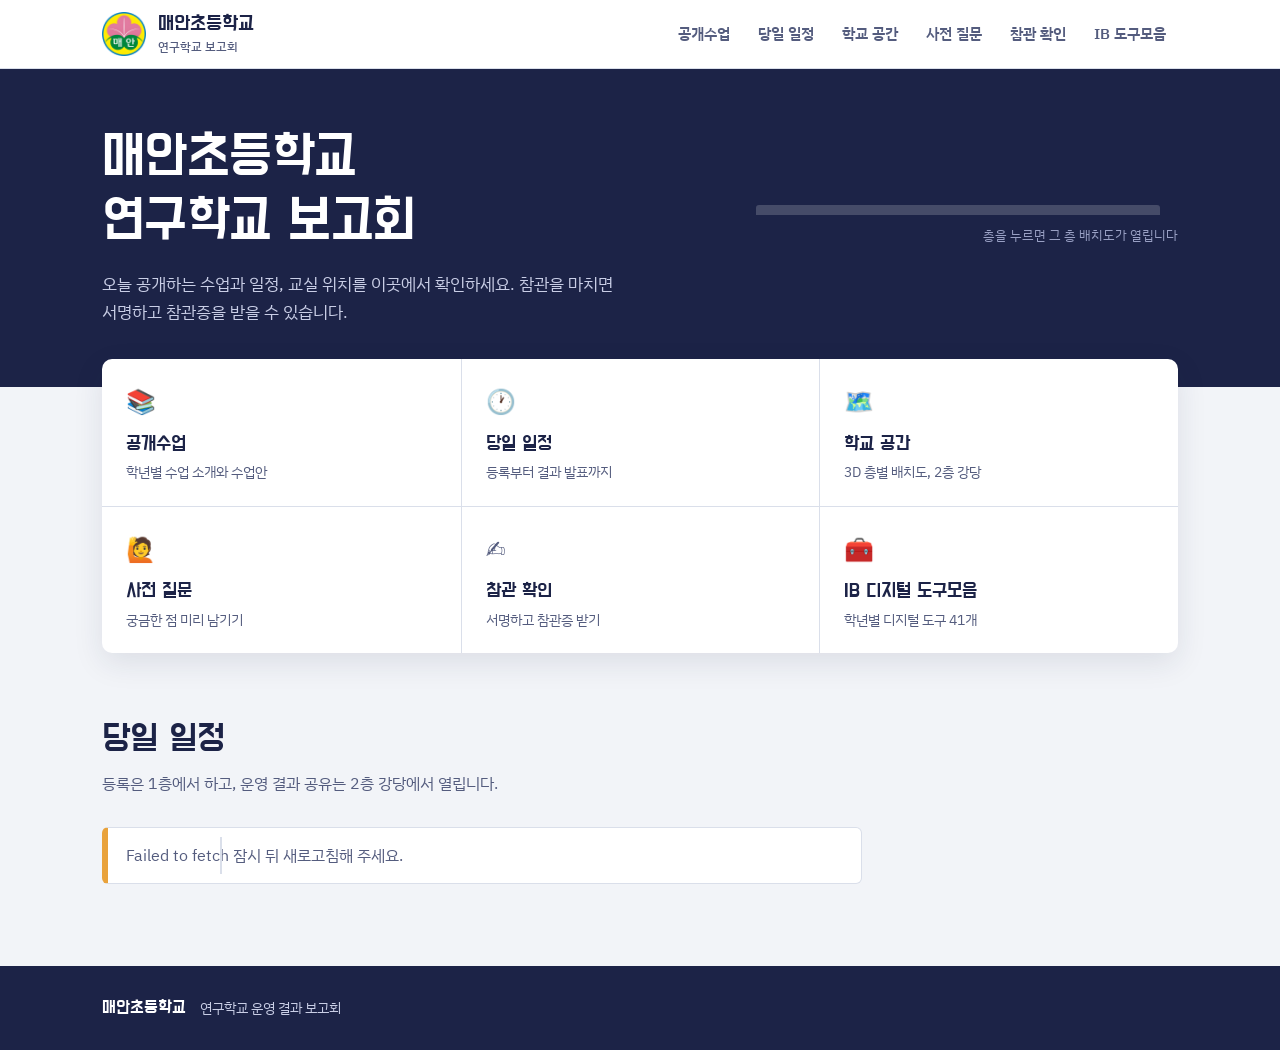
<file: index.html>
<!DOCTYPE html>
<html lang="ko">
<head>
<meta charset="utf-8">
<meta name="viewport" content="width=device-width, initial-scale=1">
<title>매안초등학교 연구학교 보고회</title>
<meta name="description" content="매안초등학교 연구학교 보고회 참관 안내: 공개수업, 당일 일정, 학교 공간, 참관 확인">
<link rel="stylesheet" href="assets/style.css?v=20261111b">
<script src="assets/config.js?v=20261111b"></script>
<script src="assets/common.js?v=20261111b"></script>
</head>
<body class="page-index">

<section class="hero">
  <div class="wrap hero-in">
    <div>
      <h1 id="heroTitle">매안초등학교<br>연구학교 보고회</h1>
      <p class="lead" id="heroSub">오늘 공개하는 수업과 일정, 교실 위치를 이곳에서 확인하세요. 참관을 마치면 서명하고 참관증을 받을 수 있습니다.</p>
      <div class="when" id="heroBadges" hidden></div>
    </div>
    <div>
      <nav class="building" id="building" aria-label="층별 안내"><div class="roof"></div></nav>
      <p class="building-cap">층을 누르면 그 층 배치도가 열립니다</p>
    </div>
  </div>
</section>

<nav class="posts" aria-label="참관 안내 바로가기">
  <div class="wrap"><div class="posts-in">
    <a class="post" href="classes.html"><span class="ic" aria-hidden="true">📚</span><b>공개수업</b><span id="postClasses">학년별 수업 소개와 수업안</span></a>
    <a class="post" href="#schedule"><span class="ic" aria-hidden="true">🕐</span><b>당일 일정</b><span>등록부터 결과 발표까지</span></a>
    <a class="post" href="campus.html"><span class="ic" aria-hidden="true">🗺️</span><b>학교 공간</b><span>3D 층별 배치도, 2층 강당</span></a>
    <a class="post" href="questions.html"><span class="ic" aria-hidden="true">🙋</span><b>사전 질문</b><span>궁금한 점 미리 남기기</span></a>
    <a class="post" id="postCheckin" href="checkin.html"><span class="ic" aria-hidden="true">✍️</span><b>참관 확인</b><span>서명하고 참관증 받기</span></a>
    <a class="post" id="postTools" href="tools.html"><span class="ic" aria-hidden="true">🧰</span><b>IB 디지털 도구모음</b><span>학년별 디지털 도구 41개</span></a>
  </div></div>
</nav>

<section class="sec" id="tasks" hidden style="padding-bottom:0">
  <div class="wrap">
    <h2 class="sec-title">연구 과제</h2>
    <p class="sec-lead" id="tasksLead"></p>
    <div class="tasks" id="taskList"></div>
  </div>
</section>

<section class="sec" id="library" hidden style="background:#fff">
  <div class="wrap">
    <h2 class="sec-title">자료실</h2>
    <p class="sec-lead">연구보고서 등 자료를 열어 보거나 내려받을 수 있습니다.</p>
    <div class="files" id="fileList"></div>
  </div>
</section>

<section class="sec" id="schedule">
  <div class="wrap">
    <h2 class="sec-title">당일 일정</h2>
    <p class="sec-lead" id="schLead">등록은 1층에서 하고, 운영 결과 공유는 2층 강당에서 열립니다.</p>
    <ol class="timeline" id="timeline"><li class="muted">불러오는 중…</li></ol>
    <p class="sch-note" id="schNote"></p>
  </div>
</section>


<script>
const { CFG, esc } = Maean;
Maean.renderChrome("index.html");

Maean.loadContent().then(({ classes, schedule, files }) => {
  if (CFG.RESEARCH_TOPIC) document.getElementById("heroTitle").textContent = CFG.RESEARCH_TOPIC;
  if (CFG.RESEARCH_SUB) document.getElementById("heroSub").textContent = CFG.RESEARCH_SUB;
  const badges = [CFG.EVENT_DATE_LABEL, ...(CFG.HERO_BADGES || [])].filter(Boolean);
  if (badges.length){ const b = document.getElementById("heroBadges"); b.hidden = false; b.innerHTML = badges.map(t => `<span>${esc(t)}</span>`).join(""); }

  /* 연구 과제 (편집 페이지 '사이트 설정'에서 입력: 과제마다 빈 줄로 구분, 첫 줄이 제목) */
  const tasks = String(CFG.RESEARCH_TASKS || "").split(/\n\s*\n/).map(b => b.split("\n").map(x => x.trim()).filter(Boolean)).filter(b => b.length);
  if (tasks.length){
    document.getElementById("tasks").hidden = false;
    document.getElementById("tasksLead").textContent = CFG.RESEARCH_TOPIC ? `연구 주제: ${CFG.RESEARCH_TOPIC}` : "";
    const fc = [3, 2, 5, 4, 1];
    document.getElementById("taskList").innerHTML = tasks.map((t, i) => `<article class="task" data-floor="${fc[i % 5]}"><span class="no">연구과제 ${i + 1}</span>
      <h3>${esc(t[0])}</h3><ul>${t.slice(1).map(x => `<li>${esc(x.replace(/^[-·•]\s*/, ""))}</li>`).join("")}</ul></article>`).join("");
  }

  /* 건물 단면: 5층부터 1층까지 */
  const open = classes.filter(c => c.open !== false);
  const bld = document.getElementById("building");
  for (let f = 5; f >= 1; f--){
    const here = open.filter(c => c.floor == f);
    /* 그 층의 공개수업 교실 번호: 같은 학년에서 이어지는 반은 1-1~1-7처럼 묶어 표시 */
    const label = [...new Set(here.map(c => c.grade))].sort().map(g => {
      const ns = here.filter(c => c.grade === g).map(c => +c.cls).sort((x, y) => x - y), out = [];
      for (let i = 0; i < ns.length; i++){ let j = i; while (j + 1 < ns.length && ns[j + 1] === ns[j] + 1) j++;
        out.push(j - i >= 2 ? `${g}-${ns[i]}~${g}-${ns[j]}` : ns.slice(i, j + 1).map(n => `${g}-${n}`).join(", ")); i = j; }
      return out.join(", ");
    }).join(", ");
    bld.insertAdjacentHTML("beforeend", `<a class="floor" data-floor="${f}" href="campus.html#f${f}">
      <span class="no">${f}F</span><span class="what">${label ? `<b>${label}</b><span>${esc(Maean.FLOOR_EXTRA[f] || "")}</span>` : `<b>${esc(Maean.FLOOR_EXTRA[f] || "")}</b>`}</span></a>`);
  }
  if (open.length) document.getElementById("postClasses").textContent = `${open.length}개 학급 수업 소개와 수업안`;

  /* 참관 확인 */
  const pc = document.getElementById("postCheckin");
  if (Maean.checkinOpen()) pc.insertAdjacentHTML("beforeend", `<span class="live">지금 열림</span>`);
  else { pc.classList.add("locked"); pc.removeAttribute("href"); pc.setAttribute("aria-disabled", "true"); pc.querySelector("span:not(.ic)").textContent = "보고회 당일에 열립니다"; }

  /* 일정 */
  const tl = document.getElementById("timeline");
  tl.innerHTML = schedule.length ? schedule.map(r => `<li>
      <span class="t">${esc(r.start)}${r.end ? `<small>~ ${esc(r.end)}</small>` : ""}</span><span class="dot" aria-hidden="true"></span>
      <span class="w"><b>${esc(r.what)}</b><span>${esc(r.where)}</span></span></li>`).join("")
    : `<li class="muted">일정은 추후 안내합니다.</li>`;
  document.getElementById("schNote").textContent = schedule.length ? (CFG.SCHEDULE_NOTE || "") : "";

  /* 자료실 */
  if (files.length){
    document.getElementById("library").hidden = false;
    document.getElementById("fileList").innerHTML = files.map(f => {
      const isLink = /^https?:/i.test(f.file);
      const ext = isLink ? "링크" : ((f.name || f.file).split(".").pop() || "").toUpperCase().slice(0, 4);
      const view = Maean.isViewable(f.file);
      return `<a href="${esc(view ? Maean.viewUrl(f.file, f.name || f.title + ".pdf") : Maean.fileUrl(f.file))}"${view ? "" : ' target="_blank" rel="noopener"'}><span class="ext">${esc(ext)}</span>
        <span><b>${esc(f.title)}</b><small>${esc([f.group, f.desc].filter(Boolean).join(", "))}</small></span><span class="go">열기</span></a>`;
    }).join("");
  }
  boothPopup();
}).catch(e => Maean.loadError(document.getElementById("timeline"), e));

/* ---------- 강당 UOI 부스 안내 팝업 ----------
   · 첫 화면에서만  · 하루에 한 번 (닫으면 그날은 다시 안 뜨고, 다음 날 처음 들어올 때 다시 뜸)
   · 보고회 날(EVENT_DATE) 14:00(한국 시간)이 지나면 자동으로 안 뜸          */
function boothPopup(){
  const SEEN = "maean-booth-popup-seen", END_TIME = "14:00";
  const today = Maean.kstToday();                       // 한국 시간 기준 날짜
  try { if (localStorage.getItem(SEEN) === today) return; } catch(e){}
  if (CFG.EVENT_DATE){
    const end = new Date(`${CFG.EVENT_DATE}T${END_TIME}:00+09:00`);
    if (!isNaN(end) && Date.now() >= end.getTime()) return;
  }
  const wrap = document.createElement("div");
  wrap.className = "scrim booth-pop";
  wrap.innerHTML = `<div class="sheet" data-floor="2" role="dialog" aria-modal="true" aria-labelledby="boothTitle">
      <div class="sheet-head"><span class="plate">UOI</span><span class="sheet-tag"><span>탐구 단원 부스</span></span><button class="x" type="button" data-close aria-label="닫기">✕</button></div>
      <h2 id="boothTitle">매안의 탐구 여정, 강당에서 먼저 만나 보세요</h2>
      <p>공개수업에 앞서 2층 강당 UOI 부스에 들러 주세요.<br>어떤 질문에서 출발해 어떻게 탐구해 왔는지, 학생들의 질문과 생각의 흔적을 먼저 만나 보실 수 있습니다.</p>
      ${Maean.hallFigure()}
      <p class="booth-when"><span>🕐 13:20~14:00</span><span>📍 2층 강당</span></p>
      <div class="booth-acts"><a class="btn btn-act" href="campus.html#f2" data-close>강당 위치 보기</a><button class="btn btn-line" type="button" data-close>닫기</button></div>
    </div>`;
  const close = () => { try { localStorage.setItem(SEEN, today); } catch(e){} wrap.remove(); document.body.style.overflow = ""; removeEventListener("keydown", onKey); };
  const onKey = e => { if (e.key === "Escape") close(); };
  wrap.addEventListener("click", e => { if (e.target === wrap || e.target.closest("[data-close]")) close(); });
  addEventListener("keydown", onKey);
  document.body.append(wrap); document.body.style.overflow = "hidden";
  wrap.querySelector(".btn-act").focus();
}
</script>
</body>
</html>
</file>
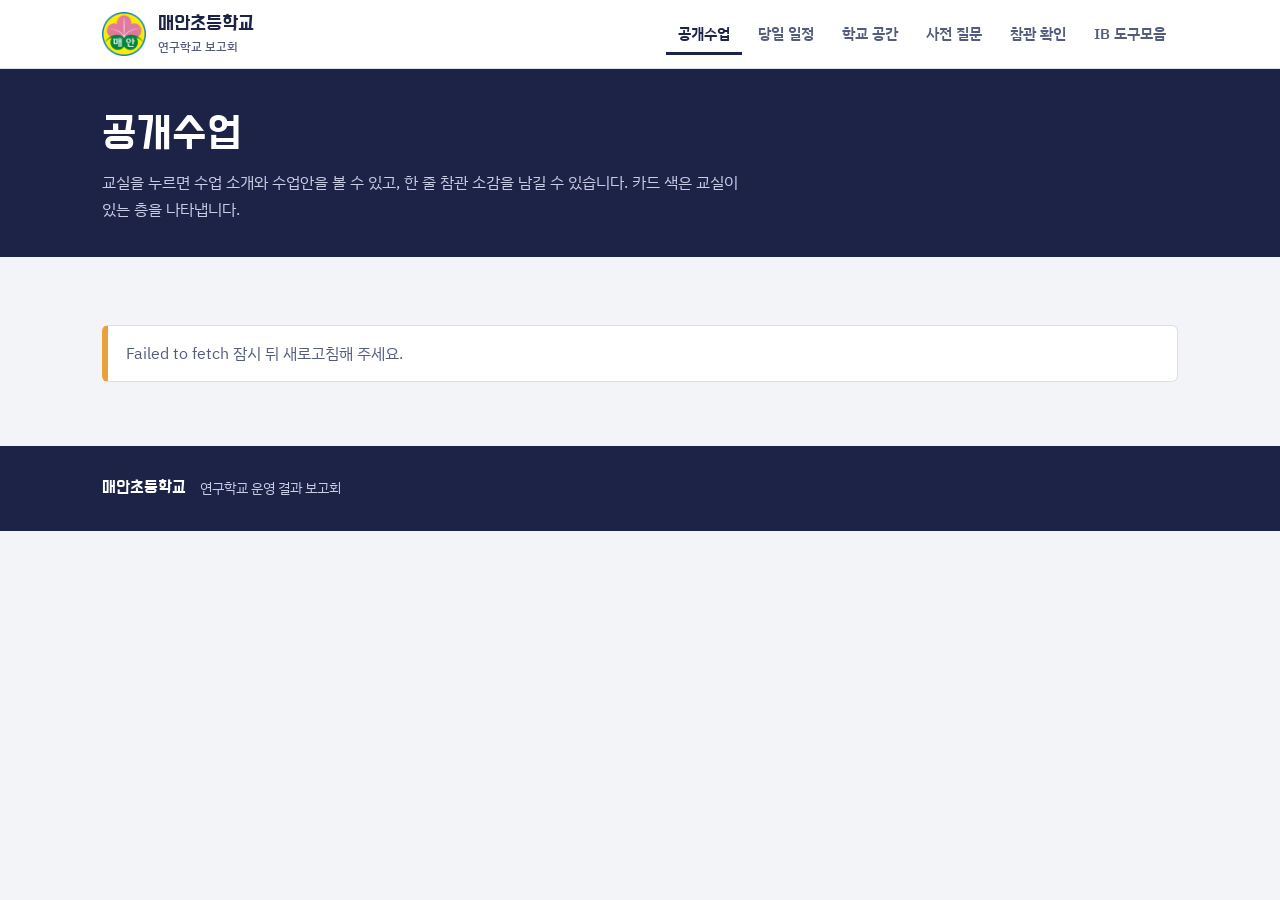
<file: classes.html>
<!DOCTYPE html>
<html lang="ko">
<head>
<meta charset="utf-8">
<meta name="viewport" content="width=device-width, initial-scale=1">
<title>공개수업 · 매안초등학교 연구학교 보고회</title>
<link rel="stylesheet" href="assets/style.css?v=20261111b">
<script src="assets/config.js?v=20261111b"></script>
<script src="assets/common.js?v=20261111b"></script>
</head>
<body class="page-classes">

<section class="band"><div class="wrap">
  <h1>공개수업</h1>
  <p>교실을 누르면 수업 소개와 수업안을 볼 수 있고, 한 줄 참관 소감을 남길 수 있습니다. 카드 색은 교실이 있는 층을 나타냅니다.</p>
</div></section>

<section class="sec" style="padding-top:34px">
  <div class="wrap">
    <div class="grades" id="grades" role="group" aria-label="학년 고르기"></div>
    <div id="groups"><p class="muted">불러오는 중…</p></div>
  </div>
</section>

<script>
const { esc } = Maean;
Maean.renderChrome("classes.html");

Maean.loadContent().then(({ classes }) => {
  const open = classes.filter(c => c.open !== false);
  const grades = [...new Set(open.map(c => c.grade || "기타"))].sort();
  const gl = document.getElementById("grades");
  let cur = "all";
  gl.innerHTML = [["all", "전체"], ...grades.map(g => [g, /^\d$/.test(g) ? g + "학년" : g])]
    .map(([v, t]) => `<button data-g="${v}" aria-pressed="${v === cur}">${t}</button>`).join("");
  gl.addEventListener("click", e => {
    const b = e.target.closest("button"); if (!b) return;
    cur = b.dataset.g; gl.querySelectorAll("button").forEach(x => x.setAttribute("aria-pressed", x === b)); draw();
  });
  function draw(){
    document.getElementById("groups").innerHTML = grades.filter(g => cur === "all" || g === cur).map(g => {
      const cs = open.filter(c => (c.grade || "기타") === g).sort((a, b) => (+a.cls || 0) - (+b.cls || 0));
      const floors = [...new Set(cs.map(c => c.floor).filter(Boolean))].sort();
      return `<section class="grade"><div class="grade-h"><h2>${/^\d$/.test(g) ? g + "학년" : esc(g)}</h2>
          <span>${cs.length}개 학급${floors.length ? ", " + floors.join("·") + "층" : ""}</span></div>
        <div class="rooms">${cs.map(c => `
          <button class="room" data-code="${esc(c.code)}" data-floor="${esc(c.floor)}">
            <span class="room-plate"><span class="code">${esc(c.code)}</span>${c.floor ? `<span class="fl">${c.floor}층</span>` : ""}</span>
            <span class="room-body">
              ${c.subject ? `<span class="subj">${esc(c.subject.replace(/\s*\(.*\)\s*$/, ""))}</span>` : ""}
              <span class="title${c.title ? "" : " none"}">${esc(c.title || "수업 소개 준비 중")}</span>
              ${c.stage ? `<span class="stage">${esc(c.stage)}</span>` : ""}
              ${c.teacher ? `<span class="by">${esc(c.teacher)}</span>` : ""}
              ${c.plan ? `<span class="pdf">수업안 있음</span>` : ""}
            </span>
          </button>`).join("")}</div></section>`;
    }).join("") || `<p class="muted">등록된 공개수업이 없습니다.</p>`;
  }
  draw();
  document.getElementById("groups").addEventListener("click", e => {
    const b = e.target.closest(".room"); if (b) Maean.openClassModal(b.dataset.code);
  });
  /* classes.html#1-3 처럼 열면 그 수업 소개가 바로 뜹니다 (교실 앞 QR 코드용) */
  const h = decodeURIComponent(location.hash.slice(1));
  if (h && open.some(c => c.code === h)) Maean.openClassModal(h);
}).catch(e => Maean.loadError(document.getElementById("groups"), e));
</script>
</body>
</html>
</file>
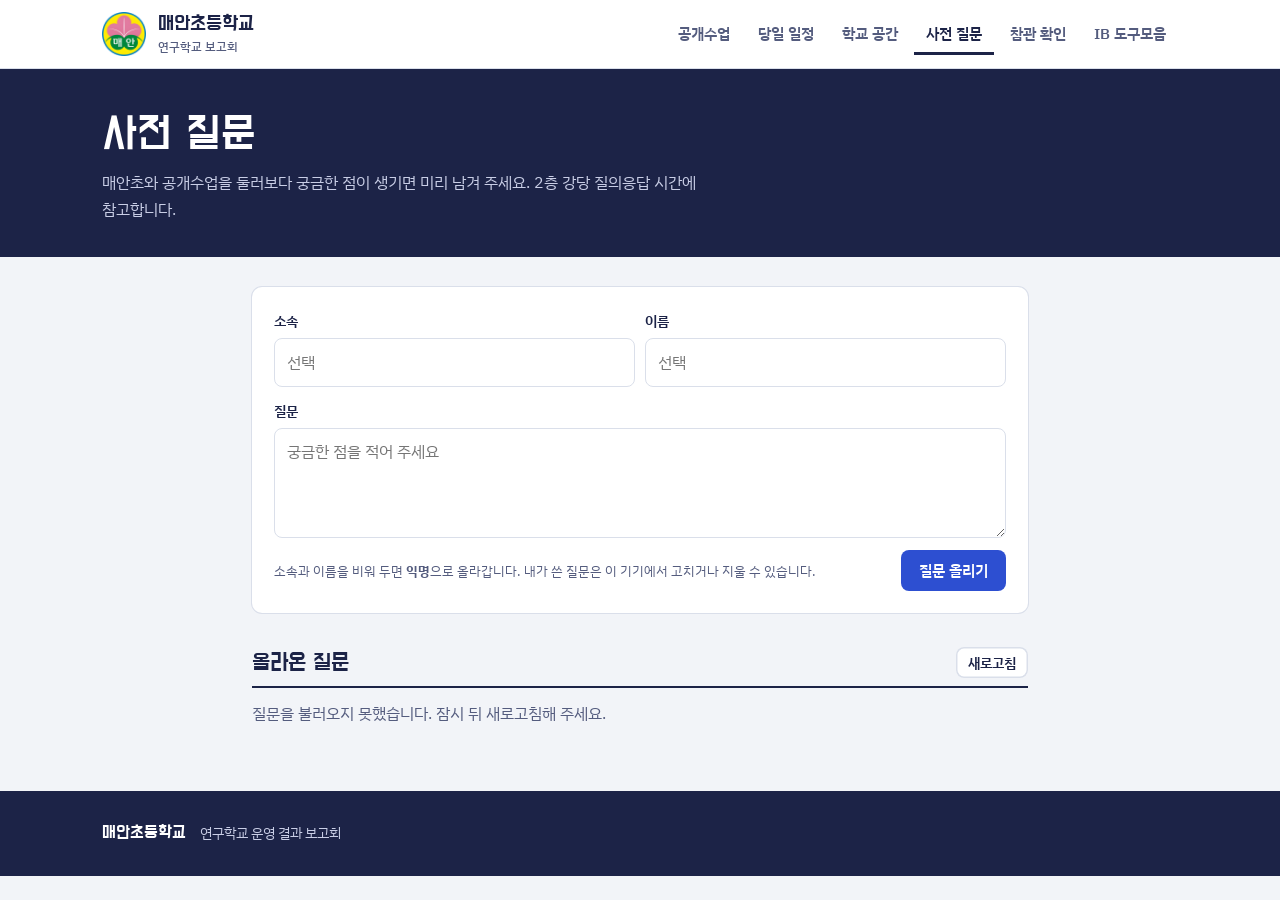
<file: questions.html>
<!DOCTYPE html>
<html lang="ko">
<head>
<meta charset="utf-8">
<meta name="viewport" content="width=device-width, initial-scale=1">
<title>사전 질문 · 매안초등학교 연구학교 보고회</title>
<link rel="stylesheet" href="assets/style.css?v=20261111b">
<script src="assets/config.js?v=20261111b"></script>
<script src="assets/common.js?v=20261111b"></script>
</head>
<body class="page-questions">

<section class="band"><div class="wrap">
  <h1>사전 질문</h1>
  <p>매안초와 공개수업을 둘러보다 궁금한 점이 생기면 미리 남겨 주세요. 2층 강당 질의응답 시간에 참고합니다.</p>
</div></section>

<section class="sec" style="padding-top:30px">
  <div class="wrap q-wrap">
    <form class="q-form" id="qForm" autocomplete="off">
      <div class="q-who">
        <label><span>소속</span><input id="qOrg" maxlength="30" placeholder="선택"></label>
        <label><span>이름</span><input id="qName" maxlength="15" placeholder="선택"></label>
      </div>
      <label class="q-text"><span>질문</span><textarea id="qText" maxlength="500" required placeholder="궁금한 점을 적어 주세요"></textarea></label>
      <div class="q-foot"><small>소속과 이름을 비워 두면 <b>익명</b>으로 올라갑니다. 내가 쓴 질문은 이 기기에서 고치거나 지울 수 있습니다.</small>
        <button class="btn btn-act" type="submit">질문 올리기</button></div>
    </form>

    <div class="q-head"><h2>올라온 질문 <span id="qCount"></span></h2><button class="btn btn-line" id="qReload" type="button">새로고침</button></div>
    <ol class="q-list" id="qList"><li class="muted">불러오는 중…</li></ol>
  </div>
</section>

<script>
const { esc, rpc, newToken, lsGet, lsSet, REST, KEY, fmtTime, toast } = Maean;
Maean.renderChrome("questions.html");
const $ = id => document.getElementById(id);
const MINE = "maean-q-mine";
const mine = () => lsGet(MINE, {});
const who = q => [q.org, q.name].filter(Boolean).join(" ") || "익명";
let Q = [];

/* 내가 지난번에 쓴 소속·이름 기억 (익명으로 쓰고 싶으면 지우면 됨) */
$("qOrg").value = lsGet("maean-q-org", ""); $("qName").value = lsGet("maean-q-name", "");

async function load(){
  try {
    const r = await fetch(REST + "maean_questions?select=id,created_at,updated_at,org,name,text&order=created_at.desc&limit=500", { headers: { apikey: KEY }, cache: "no-store" });
    if (!r.ok) throw new Error(r.status);
    Q = await r.json();
  } catch(e){ $("qList").innerHTML = `<li class="muted">질문을 불러오지 못했습니다. 잠시 뒤 새로고침해 주세요.</li>`; return; }
  draw();
}
function draw(){
  const my = mine();
  $("qCount").textContent = Q.length ? `${Q.length}개` : "";
  $("qList").innerHTML = Q.length ? Q.map(q => `<li class="q-item" data-id="${q.id}">
      <p class="q-body">${esc(q.text)}</p>
      <div class="q-meta"><span class="q-by${who(q) === "익명" ? " anon" : ""}">${esc(who(q))}</span><span>${fmtTime(q.created_at)}${q.updated_at ? " (수정됨)" : ""}</span>
        ${my[q.id] ? `<span class="own"><button type="button" data-a="edit">고치기</button><button type="button" data-a="del">지우기</button></span>` : ""}</div>
    </li>`).join("") : `<li class="muted">아직 올라온 질문이 없습니다. 첫 질문을 남겨 주세요.</li>`;
}
$("qReload").onclick = load;

$("qForm").addEventListener("submit", async e => {
  e.preventDefault();
  const text = $("qText").value.trim(); if (!text) return;
  const org = $("qOrg").value.trim(), name = $("qName").value.trim(), btn = e.target.querySelector("button[type=submit]");
  btn.disabled = true;
  try {
    const token = newToken();
    const id = await rpc("maean_add_question", { p_org: org, p_name: name, p_text: text, p_token: token });
    const m = mine(); m[id] = token; lsSet(MINE, m); lsSet("maean-q-org", org); lsSet("maean-q-name", name);
    $("qText").value = ""; toast(org || name ? "질문을 올렸습니다." : "익명으로 질문을 올렸습니다."); await load();
  } catch(err){ toast("올리지 못했습니다. 잠시 뒤 다시 시도해 주세요."); }
  btn.disabled = false;
});

$("qList").addEventListener("click", async e => {
  const b = e.target.closest("button[data-a]"); if (!b) return;
  const li = b.closest("li"), id = Number(li.dataset.id), q = Q.find(x => x.id === id), a = b.dataset.a, token = mine()[id] || "";
  if (a === "edit"){
    li.innerHTML = `<form class="q-edit">
      <div class="q-who"><label><span>소속</span><input name="org" maxlength="30" value="${esc(q.org)}" placeholder="선택"></label>
        <label><span>이름</span><input name="name" maxlength="15" value="${esc(q.name)}" placeholder="선택"></label></div>
      <label class="q-text"><span>질문</span><textarea name="text" maxlength="500" required>${esc(q.text)}</textarea></label>
      <div class="q-foot"><span></span><span><button class="btn btn-line" type="button" data-a="cancel">취소</button> <button class="btn btn-act" type="submit">저장</button></span></div></form>`;
    li.querySelector("textarea").focus();
    li.querySelector("form").addEventListener("submit", async ev => {
      ev.preventDefault(); const f = ev.target, text = f.text.value.trim(); if (!text) return;
      try { toast((await rpc("maean_update_question", { p_id: id, p_token: token, p_org: f.org.value.trim(), p_name: f.name.value.trim(), p_text: text })) ? "질문을 고쳤습니다." : "이 질문은 고칠 수 없습니다."); }
      catch(err){ toast("고치지 못했습니다. 잠시 뒤 다시 시도해 주세요."); }
      load();
    });
  } else if (a === "cancel") draw();
  else if (a === "del") li.querySelector(".own").innerHTML = `<span class="ask">지울까요?</span><button type="button" data-a="del-yes">지우기</button><button type="button" data-a="cancel">취소</button>`;
  else if (a === "del-yes"){
    try {
      if (await rpc("maean_delete_question", { p_id: id, p_token: token })){ const m = mine(); delete m[id]; lsSet(MINE, m); toast("질문을 지웠습니다."); }
      else toast("이 질문은 지울 수 없습니다.");
    } catch(err){ toast("지우지 못했습니다. 잠시 뒤 다시 시도해 주세요."); }
    load();
  }
});
load();
</script>
</body>
</html>
</file>
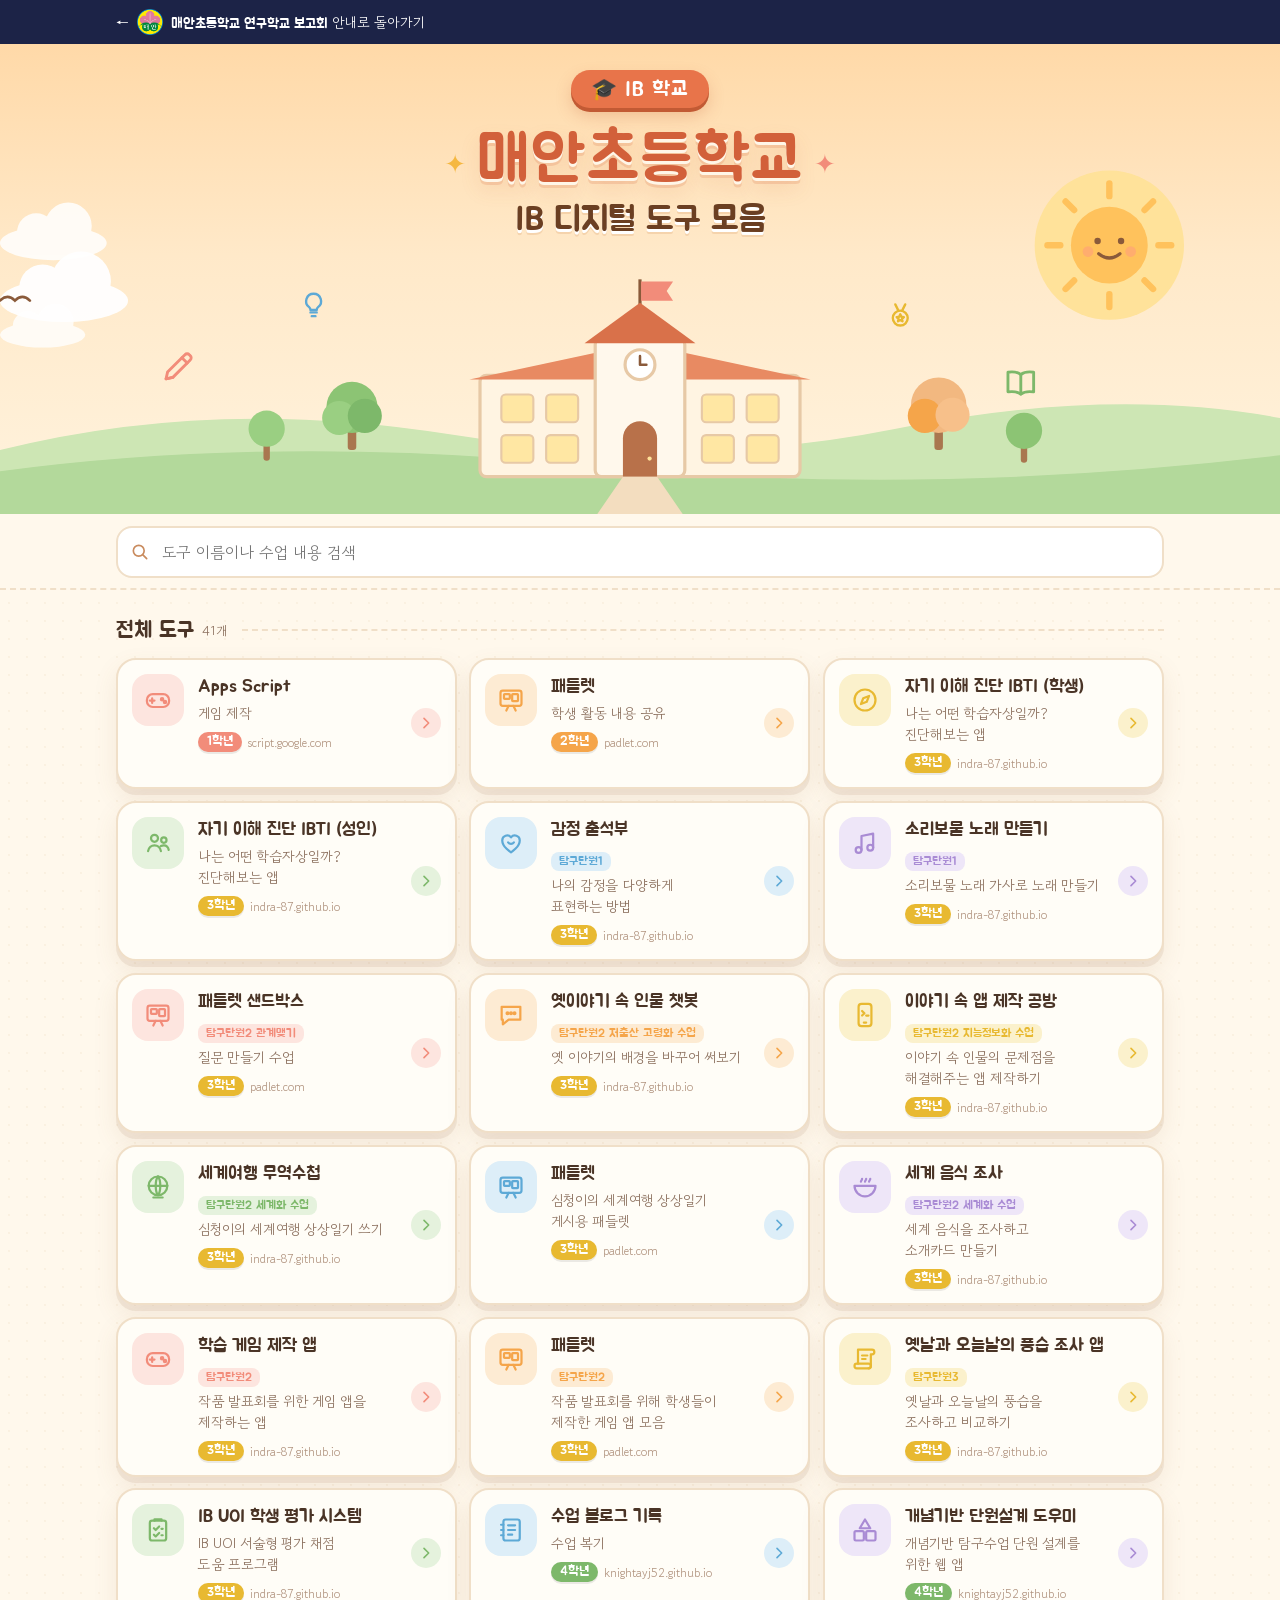
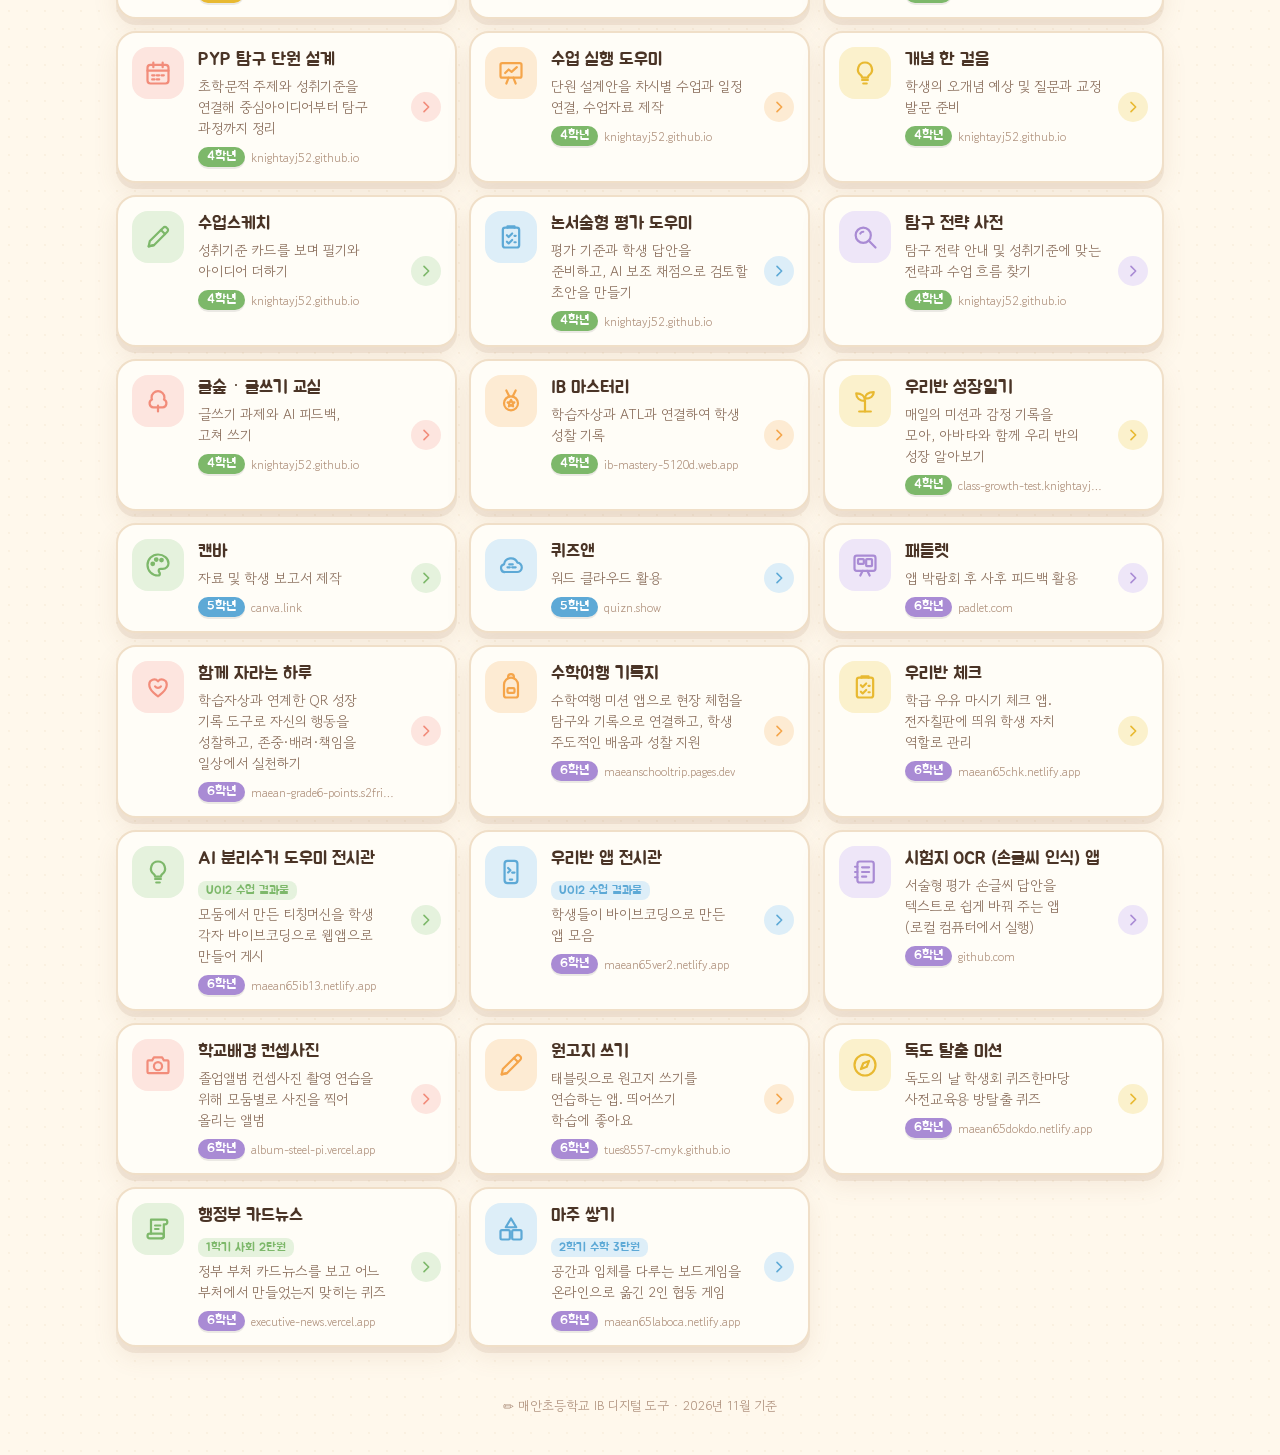
<file: tools.html>
<!DOCTYPE html>
<!-- 매안초 IB 디지털 도구 모음 (claude.ai 아티팩트를 사이트 안으로 옮김) -->
<html lang="ko"><head><meta charset="utf-8">

<meta name="viewport" content="width=device-width, initial-scale=1">
<title>매안초등학교 IB 디지털 도구 모음</title>
<link rel="preconnect" href="https://fonts.googleapis.com/">
<link rel="preconnect" href="https://fonts.gstatic.com/" crossorigin="">
<link href="https://fonts.googleapis.com/css2?family=Gowun+Dodum&family=Jua&display=swap" rel="stylesheet">
<link rel="icon" href="assets/favicon.png" type="image/png">
<style>
  :root{
    --cream:#FFF8EC;
    --paper:#FFFDF7;
    --ink:#4A3426;
    --ink-soft:#8A6E5C;
    --line:#F0DFC8;
    --shadow:0 6px 0 rgba(150,100,60,.10), 0 10px 24px rgba(150,100,60,.10);
    --g1:#F28C7A; --g1s:#FDE5DF;
    --g2:#F5A54A; --g2s:#FDEBD3;
    --g3:#E8B931; --g3s:#FBF1CC;
    --g4:#7DB86A; --g4s:#E5F2DD;
    --g5:#5DA9D6; --g5s:#DDEEF8;
    --g6:#A98BD4; --g6s:#EEE6F8;
    --g7:#B8896A; --g7s:#F2E6DC;
  }
  *{box-sizing:border-box}
  html{scroll-behavior:smooth}
  body{
    margin:0;word-break:keep-all;overflow-wrap:break-word;line-break:strict;background:var(--cream);color:var(--ink);
    font-family:"Gowun Dodum",system-ui,sans-serif;
    -webkit-font-smoothing:antialiased;
    background-image:radial-gradient(rgba(200,150,100,.08) 1.2px, transparent 1.4px);
    background-size:18px 18px;
  }
  h1,h2,h3,.jua{font-family:"Jua","Gowun Dodum",sans-serif;font-weight:400}

  /* ---------- Hero scene ---------- */
  .hero{position:relative;overflow:hidden;height:470px;
    background:linear-gradient(180deg,#FFD9A8 0%,#FFE9C9 45%,#FFF3DE 100%)}
  .hero svg.scene{position:absolute;inset:auto 0 0 0;width:100%;height:100%}
  .hero-text{position:absolute;left:0;right:0;top:26px;text-align:center;z-index:3;padding:0 16px}
  .hero-text .badge{display:inline-block;background:#E8744A;color:#fff;font-family:"Jua",sans-serif;font-size:clamp(17px,4.6vw,21px);letter-spacing:1px;line-height:1;border-radius:999px;padding:9px 20px 8px;box-shadow:0 4px 0 #C25A34,0 8px 16px rgba(194,90,52,.25)}
  .school{display:flex;align-items:center;justify-content:center;gap:10px;margin:20px 0 2px}
  .school-name{font-family:"Jua",sans-serif;font-size:clamp(42px,11vw,64px);line-height:1.05;letter-spacing:2px;
    color:#D2603A;
    text-shadow:0 3px 0 #FFF6E8,0 6px 0 rgba(210,96,58,.18),0 10px 20px rgba(200,110,60,.15);
    animation:hello 3.6s ease-in-out infinite;display:inline-block}
  .spark{font-size:clamp(18px,4.5vw,26px);color:#F5B841;animation:twk 2.4s ease-in-out infinite;display:inline-block}
  .spark.s-r{animation-delay:-1.2s;color:#F28C7A}
  @keyframes hello{0%,100%{transform:translateY(0)}50%{transform:translateY(-4px)}}
  @keyframes twk{0%,100%{transform:scale(.8) rotate(0);opacity:.6}50%{transform:scale(1.2) rotate(20deg);opacity:1}}
  .hero-text h1{margin:4px 0 4px;font-size:clamp(24px,6vw,34px);color:#6B3F22;
    text-shadow:0 3px 0 #fff, 0 5px 0 rgba(200,120,60,.18)}
  .hero-text p{margin:0;color:#8A5A3A;font-size:15px;text-wrap:balance}
  .hero-text h1{text-wrap:balance}
  @media(max-width:420px){
    .card{padding:14px 12px;gap:12px}
    .card .ic{width:46px;height:46px;border-radius:14px}
    .card .ic svg{width:25px;height:25px}
    .card h3{font-size:17px}
    .card p{font-size:14px;line-height:1.55}
    .card .go{width:26px;height:26px}
  }

  .sun{transform-origin:center;transform-box:fill-box;animation:spin 40s linear infinite}
  .sun-glow{animation:pulse 4s ease-in-out infinite;transform-origin:center;transform-box:fill-box}
  .cloud{animation:drift linear infinite}
  .c1{animation-duration:48s}.c2{animation-duration:64s;animation-delay:-20s}.c3{animation-duration:56s;animation-delay:-38s}
  .flag{transform-origin:left center;transform-box:fill-box;animation:wave 1.6s ease-in-out infinite}
  .tree{transform-origin:bottom center;transform-box:fill-box;animation:sway 5s ease-in-out infinite}
  .tree.t2{animation-delay:-1.5s}.tree.t3{animation-delay:-3s}
  .bird{animation:fly 18s linear infinite}
  .bird path{animation:flap .6s ease-in-out infinite alternate;transform-origin:center;transform-box:fill-box}
  .float{animation:bob 4s ease-in-out infinite;transform-box:fill-box;transform-origin:center}
  .float.f2{animation-delay:-1.3s}.float.f3{animation-delay:-2.6s}
  .window{animation:twinkle 6s ease-in-out infinite}
  .window.w2{animation-delay:-2s}.window.w3{animation-delay:-4s}

  @keyframes spin{to{transform:rotate(360deg)}}
  @keyframes pulse{0%,100%{transform:scale(1);opacity:.55}50%{transform:scale(1.12);opacity:.3}}
  @keyframes drift{from{transform:translateX(-260px)}to{transform:translateX(1500px)}}
  @keyframes wave{0%,100%{transform:skewY(0) scaleX(1)}50%{transform:skewY(-8deg) scaleX(.92)}}
  @keyframes sway{0%,100%{transform:rotate(-2deg)}50%{transform:rotate(2deg)}}
  @keyframes fly{from{transform:translate(-80px,0)}50%{transform:translate(700px,-20px)}to{transform:translate(1500px,10px)}}
  @keyframes flap{from{transform:scaleY(1)}to{transform:scaleY(.4)}}
  @keyframes bob{0%,100%{transform:translateY(0) rotate(-6deg)}50%{transform:translateY(-10px) rotate(6deg)}}
  @keyframes twinkle{0%,100%{fill:#FFE7A3}50%{fill:#FFF6D6}}

  /* ---------- Toolbar ---------- */
  .bar{position:sticky;top:0;z-index:20;background:rgba(255,248,236,.92);
    backdrop-filter:blur(8px);-webkit-backdrop-filter:blur(8px);
    border-bottom:2px dashed var(--line);padding:12px 0 10px}
  .wrap{max-width:1080px;margin:0 auto;padding:0 16px}
  .search{position:relative;margin-bottom:10px}
  .search input{width:100%;font:inherit;font-size:16px;color:var(--ink);
    padding:12px 14px 12px 44px;border-radius:16px;border:2px solid var(--line);background:#fff;
    outline:none;transition:border-color .2s, box-shadow .2s}
  .search input:focus{border-color:#F3B87A;box-shadow:0 0 0 4px rgba(243,184,122,.25)}
  .search svg{position:absolute;left:14px;top:50%;transform:translateY(-50%);width:20px;height:20px;color:#C98B5E}
  .chips{display:flex;gap:8px;overflow-x:auto;scrollbar-width:none;padding-bottom:2px}
  .chips::-webkit-scrollbar{display:none}
  .chip{flex:none;font-family:"Jua";font-size:15px;border:2px solid var(--line);background:#fff;color:var(--ink-soft);
    border-radius:999px;padding:7px 14px;cursor:pointer;transition:transform .15s, background .2s, color .2s;
    box-shadow:0 3px 0 var(--line)}
  .chip:active{transform:translateY(2px);box-shadow:0 1px 0 var(--line)}
  .chip.on{background:var(--c,#F5A54A);border-color:var(--c,#F5A54A);color:#fff;box-shadow:0 3px 0 rgba(0,0,0,.12)}

  /* ---------- Sections ---------- */
  main{padding:18px 0 40px}
  .list-head{display:flex;align-items:center;gap:8px;margin:8px 0 14px}
  .list-head .jua{font-size:22px}
  .list-head .count{font-size:13px;color:var(--ink-soft)}
  .list-head .rule{flex:1;border-top:2px dashed var(--line);margin-left:6px}
  .grade{margin:22px 0 30px;animation:rise .6s both}
  .grade-head{display:flex;align-items:center;gap:12px;margin:0 0 14px}
  .grade-icon{width:48px;height:48px;border-radius:16px;display:grid;place-items:center;
    background:var(--c);color:#fff;box-shadow:0 4px 0 rgba(0,0,0,.12);transform:rotate(-4deg)}
  .grade-icon svg{width:28px;height:28px}
  .grade-head h2{margin:0;font-size:26px}
  .grade-head .count{font-size:13px;color:var(--ink-soft);margin-left:2px}
  .grade-head .rule{flex:1;height:0;border-top:2px dashed var(--line);margin-left:6px}

  .grid{display:grid;grid-template-columns:minmax(0,1fr);gap:12px}
  .grid>*{min-width:0}
  @media(min-width:620px){.grid{grid-template-columns:repeat(2,minmax(0,1fr))}}
  @media(min-width:960px){.grid{grid-template-columns:repeat(3,minmax(0,1fr))}}

  .card{position:relative;display:flex;gap:14px;align-items:flex-start;text-decoration:none;color:inherit;
    background:var(--paper);border:2px solid var(--line);border-radius:20px;padding:14px 14px 14px 14px;
    box-shadow:var(--shadow);transition:transform .2s cubic-bezier(.3,1.6,.5,1), box-shadow .2s, border-color .2s;
    animation:pop .5s both}
  a.card:hover{transform:translateY(-4px) rotate(-.4deg);border-color:var(--c)}
  a.card:active{transform:translateY(1px) scale(.99)}
  .card .ic{flex:none;width:52px;height:52px;border-radius:16px;display:grid;place-items:center;
    background:var(--s);color:var(--c);transition:transform .3s}
  a.card:hover .ic{transform:rotate(-8deg) scale(1.06)}
  .card .ic svg{width:28px;height:28px}
  .card .body{min-width:0;flex:1}
  .card h3{margin:2px 0 4px;font-size:18px;line-height:1.3;text-wrap:balance}
  .card .unit{display:inline-block;margin:0 0 4px;font-family:"Jua";font-size:12px;color:var(--c);background:var(--s);border-radius:8px;padding:2px 8px}
  .card p{margin:0;font-size:14px;line-height:1.5;color:var(--ink-soft);text-wrap:pretty}
  .card .meta{display:flex;flex-wrap:wrap;align-items:center;gap:6px;margin-top:8px;font-size:12px;color:#B0927E}
  .card .meta span:last-child{min-width:0;overflow:hidden;text-overflow:ellipsis;white-space:nowrap}
  .card .meta{flex-wrap:nowrap!important}
  .card .grade-tag{flex:none;font-family:"Jua";font-size:12.5px;line-height:1;color:#fff;background:var(--gc);border-radius:999px;padding:4px 9px 3px;box-shadow:0 2px 0 rgba(0,0,0,.08)}
  .card .tag{background:var(--s);color:var(--c);border-radius:8px;padding:2px 8px;font-family:"Jua";font-size:12px}
  .card .go{flex:none;align-self:center;width:30px;height:30px;border-radius:50%;display:grid;place-items:center;
    background:var(--s);color:var(--c);transition:transform .2s}
  a.card:hover .go{transform:translateX(3px)}
  .card .go svg{width:16px;height:16px}
  .card.off{border-style:dashed;background:rgba(255,253,247,.6);box-shadow:none}
  .card.off .ic{filter:saturate(.6)}
  .note{font-size:12px;color:#B0927E}

  .empty{text-align:center;padding:36px 10px;color:var(--ink-soft)}
  .empty svg{width:64px;height:64px;color:#E6B98E;animation:bob 3s ease-in-out infinite}

  footer{text-align:center;color:#B0927E;font-size:13px;padding:10px 16px 40px}
  footer .pencil{display:inline-block;animation:bob 3s ease-in-out infinite}

  @keyframes rise{from{opacity:0;transform:translateY(16px)}to{opacity:1;transform:none}}
  @keyframes pop{from{opacity:0;transform:translateY(12px) scale(.97)}to{opacity:1;transform:none}}

  @media (prefers-reduced-motion: reduce){
    *,*::before,*::after{animation:none!important;transition:none!important}
  }

  /* 매안초 보고회 안내로 돌아가기 */
  .back-strip{position:relative;z-index:30;background:#1c2347;color:#fff;font-family:"Gowun Dodum",system-ui,sans-serif}
  .back-strip a{display:flex;align-items:center;gap:8px;max-width:1080px;margin:0 auto;padding:9px 16px;color:#fff;text-decoration:none;font-size:14px}
  .back-strip img{width:26px;height:26px}
  .back-strip b{font-family:"Jua",sans-serif;font-weight:400}
</style>
</head>
<body>
<nav class="back-strip" aria-label="보고회 안내로 돌아가기"><a href="index.html">← <img src="assets/logo.png" alt=""><span><b>매안초등학교 연구학교 보고회</b> 안내로 돌아가기</span></a></nav>

<!-- Icon sprite -->
<svg width="0" height="0" style="position:absolute" aria-hidden="true">
  <defs>
    <g id="i-palette" fill="none" stroke="currentColor" stroke-width="1.9" stroke-linecap="round" stroke-linejoin="round"><path d="M12 3a9 9 0 0 0 0 18c1.1 0 1.6-.8 1.6-1.6 0-.5-.2-.8-.5-1.2-.3-.4-.5-.8-.5-1.2 0-.9.7-1.6 1.6-1.6H16a5 5 0 0 0 5-5c0-4-4-7.4-9-7.4z"></path><circle cx="7.5" cy="11" r="1.1" fill="currentColor"></circle><circle cx="10.5" cy="7.3" r="1.1" fill="currentColor"></circle><circle cx="15" cy="7.8" r="1.1" fill="currentColor"></circle></g>
    <g id="i-board" fill="none" stroke="currentColor" stroke-width="1.9" stroke-linecap="round" stroke-linejoin="round"><rect x="3" y="4" width="18" height="13" rx="2"></rect><path d="M8 21l2-4M16 21l-2-4"></path><rect x="6" y="7" width="5" height="4" rx=".6"></rect><rect x="13" y="7" width="5" height="6" rx=".6"></rect></g>
    <g id="i-chat" fill="none" stroke="currentColor" stroke-width="1.9" stroke-linecap="round" stroke-linejoin="round"><path d="M4 5h16v11H10l-5 4v-4H4z"></path><circle cx="9" cy="10.5" r=".8" fill="currentColor"></circle><circle cx="12" cy="10.5" r=".8" fill="currentColor"></circle><circle cx="15" cy="10.5" r=".8" fill="currentColor"></circle></g>
    <g id="i-game" fill="none" stroke="currentColor" stroke-width="1.9" stroke-linecap="round" stroke-linejoin="round"><rect x="2.5" y="7" width="19" height="11" rx="5"></rect><path d="M7 10.5v4M5 12.5h4"></path><circle cx="15.5" cy="11.3" r="1" fill="currentColor"></circle><circle cx="18" cy="13.7" r="1" fill="currentColor"></circle></g>
    <g id="i-compass" fill="none" stroke="currentColor" stroke-width="1.9" stroke-linecap="round" stroke-linejoin="round"><circle cx="12" cy="12" r="9"></circle><path d="M15.5 8.5l-2 5-5 2 2-5z"></path></g>
    <g id="i-heart" fill="none" stroke="currentColor" stroke-width="1.9" stroke-linecap="round" stroke-linejoin="round"><path d="M12 20s-7.5-4.6-7.5-10.2A4.2 4.2 0 0 1 12 7.2a4.2 4.2 0 0 1 7.5 2.6C19.5 15.4 12 20 12 20z"></path><path d="M9.5 11.5c.6.8 1.5 1.2 2.5 1.2s1.9-.4 2.5-1.2"></path></g>
    <g id="i-music" fill="none" stroke="currentColor" stroke-width="1.9" stroke-linecap="round" stroke-linejoin="round"><path d="M9 18V6l10-2v12"></path><circle cx="6.5" cy="18" r="2.5"></circle><circle cx="16.5" cy="16" r="2.5"></circle></g>
    <g id="i-book" fill="none" stroke="currentColor" stroke-width="1.9" stroke-linecap="round" stroke-linejoin="round"><path d="M12 6.5C10 5 7 4.5 3.5 5v13c3.5-.5 6.5 0 8.5 1.5 2-1.5 5-2 8.5-1.5V5C17 4.5 14 5 12 6.5z"></path><path d="M12 6.5v13"></path></g>
    <g id="i-globe" fill="none" stroke="currentColor" stroke-width="1.9" stroke-linecap="round" stroke-linejoin="round"><circle cx="12" cy="11" r="8"></circle><path d="M4 11h16M12 3c2.6 3 2.6 13 0 16M12 3c-2.6 3-2.6 13 0 16"></path><path d="M8 21h8"></path></g>
    <g id="i-bowl" fill="none" stroke="currentColor" stroke-width="1.9" stroke-linecap="round" stroke-linejoin="round"><path d="M3 11h18a9 9 0 0 1-18 0z"></path><path d="M8.5 7.5c0-1.2 1-1.2 1-2.5M12 7.5c0-1.2 1-1.2 1-2.5M15.5 7.5c0-1.2 1-1.2 1-2.5"></path></g>
    <g id="i-scroll" fill="none" stroke="currentColor" stroke-width="1.9" stroke-linecap="round" stroke-linejoin="round"><path d="M6 4h12a2 2 0 0 1 0 4h-1v10a2 2 0 0 1-2 2H5a2 2 0 0 1 0-4h1z"></path><path d="M6 16h9a2 2 0 0 1 0 4M9.5 9h4.5M9.5 12h3"></path></g>
    <g id="i-check" fill="none" stroke="currentColor" stroke-width="1.9" stroke-linecap="round" stroke-linejoin="round"><rect x="5" y="4" width="14" height="17" rx="2"></rect><path d="M9 4V2.8h6V4"></path><path d="M8.5 10.5l1.5 1.5 3-3M8.5 16l1.5 1.5 3-3"></path><path d="M15 11h1M15 16.5h1"></path></g>
    <g id="i-note" fill="none" stroke="currentColor" stroke-width="1.9" stroke-linecap="round" stroke-linejoin="round"><rect x="5.5" y="3" width="14" height="18" rx="2"></rect><path d="M5.5 7.5H3.5M5.5 12H3.5M5.5 16.5H3.5M9.5 8h6M9.5 12h6M9.5 16h3.5"></path></g>
    <g id="i-blocks" fill="none" stroke="currentColor" stroke-width="1.9" stroke-linecap="round" stroke-linejoin="round"><rect x="3" y="13" width="8" height="8" rx="1.2"></rect><rect x="13" y="13" width="8" height="8" rx="1.2"></rect><path d="M12 3l4.5 7.5h-9z"></path></g>
    <g id="i-calendar" fill="none" stroke="currentColor" stroke-width="1.9" stroke-linecap="round" stroke-linejoin="round"><rect x="3" y="5" width="18" height="16" rx="2.5"></rect><path d="M3 10h18M8 3v4M16 3v4"></path><path d="M7 14h2M11 14h2M15 14h2M7 17.5h2M11 17.5h2"></path></g>
    <g id="i-chalk" fill="none" stroke="currentColor" stroke-width="1.9" stroke-linecap="round" stroke-linejoin="round"><rect x="3" y="3.5" width="18" height="12.5" rx="1.5"></rect><path d="M8 21l2-5M16 21l-2-5"></path><path d="M7 12l3-3 2.5 2L17 7"></path></g>
    <g id="i-bulb" fill="none" stroke="currentColor" stroke-width="1.9" stroke-linecap="round" stroke-linejoin="round"><path d="M9.5 18h5M10.5 21h3"></path><path d="M12 3a6 6 0 0 0-3.6 10.8c.7.6 1.1 1.3 1.1 2.2h5c0-.9.4-1.6 1.1-2.2A6 6 0 0 0 12 3z"></path></g>
    <g id="i-pencil" fill="none" stroke="currentColor" stroke-width="1.9" stroke-linecap="round" stroke-linejoin="round"><path d="M4 20l1-4.5L16.5 4a2 2 0 0 1 2.9 0l.6.6a2 2 0 0 1 0 2.9L8.5 19z"></path><path d="M14.5 6l3.5 3.5M4 20l4.5-1"></path></g>
    <g id="i-magnify" fill="none" stroke="currentColor" stroke-width="1.9" stroke-linecap="round" stroke-linejoin="round"><circle cx="10.5" cy="10.5" r="6.5"></circle><path d="M15.5 15.5L21 21"></path><path d="M8 9a3 3 0 0 1 2.5-1.5"></path></g>
    <g id="i-tree" fill="none" stroke="currentColor" stroke-width="1.9" stroke-linecap="round" stroke-linejoin="round"><path d="M12 21v-5"></path><path d="M12 3.5c-3 0-5.5 2.4-5.5 5.4 0 .7.1 1.3.4 1.9A3.5 3.5 0 0 0 8 17.5h8a3.5 3.5 0 0 0 1.1-6.7c.3-.6.4-1.2.4-1.9 0-3-2.5-5.4-5.5-5.4z"></path></g>
    <g id="i-medal" fill="none" stroke="currentColor" stroke-width="1.9" stroke-linecap="round" stroke-linejoin="round"><path d="M8 3l2.5 5M16 3l-2.5 5"></path><circle cx="12" cy="14" r="6"></circle><path d="M12 11l.9 1.9 2 .3-1.5 1.4.4 2-1.8-1-1.8 1 .4-2-1.5-1.4 2-.3z"></path></g>
    <g id="i-sprout" fill="none" stroke="currentColor" stroke-width="1.9" stroke-linecap="round" stroke-linejoin="round"><path d="M12 21v-9"></path><path d="M12 12c0-4-3-6.5-7.5-6.5 0 4 3 6.5 7.5 6.5zM12 10c0-3.3 2.6-5.7 7.5-5.7 0 3.6-2.7 5.7-7.5 5.7z"></path><path d="M7 21h10"></path></g>
    <g id="i-cloud" fill="none" stroke="currentColor" stroke-width="1.9" stroke-linecap="round" stroke-linejoin="round"><path d="M7 18h10a4 4 0 0 0 .5-8 6 6 0 0 0-11.5 1.5A3.3 3.3 0 0 0 7 18z"></path><path d="M9 14h2M13 14h3M10.5 11.5h3"></path></g>
    <g id="i-phone" fill="none" stroke="currentColor" stroke-width="1.9" stroke-linecap="round" stroke-linejoin="round"><rect x="6.5" y="2.5" width="11" height="19" rx="2.5"></rect><path d="M11 18.5h2"></path><path d="M9.5 8.5l2 2-2 2M13 12.5h2"></path></g>
    <g id="i-people" fill="none" stroke="currentColor" stroke-width="1.9" stroke-linecap="round" stroke-linejoin="round"><circle cx="9" cy="8" r="3"></circle><circle cx="17" cy="9.5" r="2.3"></circle><path d="M3.5 19c.5-3 2.8-5 5.5-5s5 2 5.5 5M14.5 14.6c.8-.4 1.6-.6 2.5-.6 2.2 0 3.8 1.6 4.2 4"></path></g>
    <g id="i-apple" fill="none" stroke="currentColor" stroke-width="1.9" stroke-linecap="round" stroke-linejoin="round"><path d="M12 7.5c-1.3-1.4-4-1.8-5.8.2-2.2 2.4-1.4 7.6 1.8 10.8 1.3 1.3 2.6 1.3 4 .5 1.4.8 2.7.8 4-.5 3.2-3.2 4-8.4 1.8-10.8-1.8-2-4.5-1.6-5.8-.2z"></path><path d="M12 7.5c0-2 1-3.5 3-4.5"></path></g>
    <g id="i-backpack" fill="none" stroke="currentColor" stroke-width="1.9" stroke-linecap="round" stroke-linejoin="round"><path d="M6 10a6 6 0 0 1 12 0v9a2 2 0 0 1-2 2H8a2 2 0 0 1-2-2z"></path><path d="M9.5 4.5V3.5a2.5 2.5 0 0 1 5 0v1"></path><rect x="9" y="13" width="6" height="4" rx="1"></rect></g>
    <g id="i-camera" fill="none" stroke="currentColor" stroke-width="1.9" stroke-linecap="round" stroke-linejoin="round"><path d="M4 8h3l1.5-2.5h7L17 8h3a1 1 0 0 1 1 1v9a1 1 0 0 1-1 1H4a1 1 0 0 1-1-1V9a1 1 0 0 1 1-1z"></path><circle cx="12" cy="13" r="3.5"></circle></g>
    <g id="i-arrow" fill="none" stroke="currentColor" stroke-width="2.4" stroke-linecap="round" stroke-linejoin="round"><path d="M9 5l7 7-7 7"></path></g>
    <g id="i-search" fill="none" stroke="currentColor" stroke-width="2" stroke-linecap="round"><circle cx="10.5" cy="10.5" r="6.5"></circle><path d="M15.5 15.5L20 20"></path></g>
  </defs>
</svg>

<header class="hero">
  <div class="hero-text">
    <span class="badge">🎓 IB 학교</span>
    <div class="school"><span class="spark s-l">✦</span><span class="school-name">매안초등학교</span><span class="spark s-r">✦</span></div>
    <h1>IB 디지털 도구 모음</h1>
  </div>

  <svg class="scene" viewBox="0 0 1200 470" preserveAspectRatio="xMidYMax slice" aria-hidden="true"><g transform="translate(0 140)">
    <!-- sun -->
    <g transform="translate(1040 78)">
      <circle class="sun-glow" r="70" fill="#FFE29A"></circle>
      <g class="sun">
        <g stroke="#FFC25C" stroke-width="6" stroke-linecap="round">
          <line x1="0" y1="-58" x2="0" y2="-46"></line><line x1="0" y1="58" x2="0" y2="46"></line>
          <line x1="-58" y1="0" x2="-46" y2="0"></line><line x1="58" y1="0" x2="46" y2="0"></line>
          <line x1="-41" y1="-41" x2="-33" y2="-33"></line><line x1="41" y1="41" x2="33" y2="33"></line>
          <line x1="-41" y1="41" x2="-33" y2="33"></line><line x1="41" y1="-41" x2="33" y2="-33"></line>
        </g>
      </g>
      <circle r="36" fill="#FFC25C"></circle>
      <circle cx="-11" cy="-4" r="3" fill="#8A5A3A"></circle><circle cx="11" cy="-4" r="3" fill="#8A5A3A"></circle>
      <path d="M-10 8 Q0 16 10 8" stroke="#8A5A3A" stroke-width="3" fill="none" stroke-linecap="round"></path>
      <circle cx="-20" cy="6" r="5" fill="#FF9F7A" opacity=".6"></circle><circle cx="20" cy="6" r="5" fill="#FF9F7A" opacity=".6"></circle>
    </g>

    <!-- clouds -->
    <g class="cloud c1"><g transform="translate(0 110)" fill="#fff" opacity=".95">
      <ellipse cx="60" cy="20" rx="60" ry="20"></ellipse><circle cx="40" cy="8" r="22"></circle><circle cx="76" cy="2" r="28"></circle></g></g>
    <g class="cloud c2"><g transform="translate(0 60)" fill="#fff" opacity=".85">
      <ellipse cx="50" cy="16" rx="50" ry="16"></ellipse><circle cx="34" cy="6" r="18"></circle><circle cx="64" cy="0" r="22"></circle></g></g>
    <g class="cloud c3"><g transform="translate(0 150)" fill="#fff" opacity=".8">
      <ellipse cx="40" cy="12" rx="40" ry="12"></ellipse><circle cx="26" cy="4" r="14"></circle><circle cx="52" cy="0" r="17"></circle></g></g>

    <!-- birds -->
    <g class="bird"><g transform="translate(0 130)" fill="none" stroke="#8A5A3A" stroke-width="2.5" stroke-linecap="round">
      <path d="M0 0 q7 -7 14 0 q7 -7 14 0"></path></g></g>

    <!-- floating doodles -->
    <g transform="translate(150 175)"><g class="float" color="#F28C7A"><svg width="34" height="34" viewBox="0 0 24 24"><use href="#i-pencil"></use></svg></g></g>
    <g transform="translate(940 190)"><g class="float f2" color="#7DB86A"><svg width="34" height="34" viewBox="0 0 24 24"><use href="#i-book"></use></svg></g></g>
    <g transform="translate(280 120)"><g class="float f3" color="#5DA9D6"><svg width="28" height="28" viewBox="0 0 24 24"><use href="#i-bulb"></use></svg></g></g>
    <g transform="translate(830 130)"><g class="float f2" color="#E8B931"><svg width="28" height="28" viewBox="0 0 24 24"><use href="#i-medal"></use></svg></g></g>

    <!-- hills -->
    <path d="M0 270 Q200 220 420 255 T840 250 T1200 240 V330 H0z" fill="#CDE6B4"></path>
    <path d="M0 290 Q260 255 560 285 T1200 275 V330 H0z" fill="#B3D99B"></path>

    <!-- trees -->
    <g transform="translate(330 230)"><g class="tree"><rect x="-4" y="10" width="8" height="30" rx="3" fill="#A9774F"></rect><circle cx="0" cy="0" r="24" fill="#8CC474"></circle><circle cx="-12" cy="10" r="16" fill="#9ACF82"></circle><circle cx="12" cy="8" r="16" fill="#7DB86A"></circle></g></g>
    <g transform="translate(880 228)"><g class="tree t2"><rect x="-4" y="10" width="8" height="32" rx="3" fill="#A9774F"></rect><circle cx="0" cy="0" r="26" fill="#F2B880"></circle><circle cx="-13" cy="10" r="16" fill="#F5A54A"></circle><circle cx="13" cy="9" r="16" fill="#F7C08A"></circle></g></g>
    <g transform="translate(250 250)"><g class="tree t3"><rect x="-3" y="8" width="6" height="22" rx="3" fill="#A9774F"></rect><circle cx="0" cy="0" r="17" fill="#9ACF82"></circle></g></g>
    <g transform="translate(960 252)"><g class="tree t2"><rect x="-3" y="8" width="6" height="22" rx="3" fill="#A9774F"></rect><circle cx="0" cy="0" r="17" fill="#8CC474"></circle></g></g>

    <!-- school -->
    <g transform="translate(600 0)">
      <!-- flag -->
      <line x1="0" y1="110" x2="0" y2="168" stroke="#8A5A3A" stroke-width="3"></line>
      <path class="flag" d="M1 112 h30 l-6 9 l6 9 h-30z" fill="#F28C7A"></path>
      <!-- main building -->
      <rect x="-150" y="200" width="300" height="95" rx="6" fill="#FFF4E2" stroke="#E7C9A6" stroke-width="3"></rect>
      <path d="M-160 204 L0 170 L160 204z" fill="#E88A62"></path>
      <!-- center tower -->
      <rect x="-42" y="165" width="84" height="130" rx="6" fill="#FFF8EC" stroke="#E7C9A6" stroke-width="3"></rect>
      <path d="M-52 170 L0 132 L52 170z" fill="#D9714A"></path>
      <circle cx="0" cy="190" r="14" fill="#fff" stroke="#E7C9A6" stroke-width="3"></circle>
      <path d="M0 190 v-8 M0 190 h6" stroke="#8A5A3A" stroke-width="2.4" stroke-linecap="round"></path>
      <!-- door -->
      <path d="M-16 295 v-36 a16 16 0 0 1 32 0 v36z" fill="#B8714A"></path>
      <circle cx="9" cy="278" r="2" fill="#FFE29A"></circle>
      <!-- windows -->
      <g>
        <rect class="window" x="-130" y="218" width="30" height="26" rx="4" fill="#FFE7A3" stroke="#E7C9A6" stroke-width="2"></rect>
        <rect class="window w2" x="-88" y="218" width="30" height="26" rx="4" fill="#FFE7A3" stroke="#E7C9A6" stroke-width="2"></rect>
        <rect class="window w3" x="58" y="218" width="30" height="26" rx="4" fill="#FFE7A3" stroke="#E7C9A6" stroke-width="2"></rect>
        <rect class="window" x="100" y="218" width="30" height="26" rx="4" fill="#FFE7A3" stroke="#E7C9A6" stroke-width="2"></rect>
        <rect class="window w3" x="-130" y="256" width="30" height="26" rx="4" fill="#FFE7A3" stroke="#E7C9A6" stroke-width="2"></rect>
        <rect class="window" x="-88" y="256" width="30" height="26" rx="4" fill="#FFE7A3" stroke="#E7C9A6" stroke-width="2"></rect>
        <rect class="window w2" x="58" y="256" width="30" height="26" rx="4" fill="#FFE7A3" stroke="#E7C9A6" stroke-width="2"></rect>
        <rect class="window w3" x="100" y="256" width="30" height="26" rx="4" fill="#FFE7A3" stroke="#E7C9A6" stroke-width="2"></rect>
      </g>
      <!-- path -->
      <path d="M-16 295 L-40 330 H40 L16 295z" fill="#F3DDBF"></path>
    </g>
  </g></svg>
</header>

<div class="bar">
  <div class="wrap">
    <label class="search" style="margin-bottom:0">
      <svg viewBox="0 0 24 24"><use href="#i-search"></use></svg>
      <input id="q" type="search" placeholder="도구 이름이나 수업 내용 검색" autocomplete="off">
    </label>
  </div>
</div>

<main>
  <div class="wrap" id="list"><div class="list-head"><span class="jua">전체 도구</span><span class="count">41개</span><span class="rule"></span></div>
    <div class="grid"><a class="card" href="https://script.google.com/macros/s/AKfycbyAlm3U1H61gmzyvUKrQMH8ieB-FloB9epJpooh4oX7hadfnScaGYk_mOryaEoCNho/exec" target="_blank" rel="noopener" style="--c:var(--g1);--s:var(--g1s);animation-delay:0ms">
    <div class="ic"><svg viewBox="0 0 24 24"><use href="#i-game"></use></svg></div>
    <div class="body"><h3>Apps Script</h3><p>게임 제작</p>
      <div class="meta"><span class="grade-tag" style="--gc:var(--g1);--gs:var(--g1s)">1학년</span><span>script.google.com</span></div></div>
    <div class="go"><svg viewBox="0 0 24 24"><use href="#i-arrow"></use></svg></div></a><a class="card" href="https://padlet.com/seonwoong2533/2026-5-11-5-24-w5gnuc5raxhizl1m" target="_blank" rel="noopener" style="--c:var(--g2);--s:var(--g2s);animation-delay:40ms">
    <div class="ic"><svg viewBox="0 0 24 24"><use href="#i-board"></use></svg></div>
    <div class="body"><h3>패들렛</h3><p>학생 활동 내용 공유</p>
      <div class="meta"><span class="grade-tag" style="--gc:var(--g2);--gs:var(--g2s)">2학년</span><span>padlet.com</span></div></div>
    <div class="go"><svg viewBox="0 0 24 24"><use href="#i-arrow"></use></svg></div></a><a class="card" href="https://indra-87.github.io/ibti/" target="_blank" rel="noopener" style="--c:var(--g3);--s:var(--g3s);animation-delay:80ms">
    <div class="ic"><svg viewBox="0 0 24 24"><use href="#i-compass"></use></svg></div>
    <div class="body"><h3>자기 이해 진단 IBTI&nbsp;(학생)</h3><p>나는 어떤 학습자상일까? 진단해보는 앱</p>
      <div class="meta"><span class="grade-tag" style="--gc:var(--g3);--gs:var(--g3s)">3학년</span><span>indra-87.github.io</span></div></div>
    <div class="go"><svg viewBox="0 0 24 24"><use href="#i-arrow"></use></svg></div></a><a class="card" href="https://indra-87.github.io/adibti/" target="_blank" rel="noopener" style="--c:var(--g4);--s:var(--g4s);animation-delay:120ms">
    <div class="ic"><svg viewBox="0 0 24 24"><use href="#i-people"></use></svg></div>
    <div class="body"><h3>자기 이해 진단 IBTI&nbsp;(성인)</h3><p>나는 어떤 학습자상일까? 진단해보는 앱</p>
      <div class="meta"><span class="grade-tag" style="--gc:var(--g3);--gs:var(--g3s)">3학년</span><span>indra-87.github.io</span></div></div>
    <div class="go"><svg viewBox="0 0 24 24"><use href="#i-arrow"></use></svg></div></a><a class="card" href="https://indra-87.github.io/emocheck/" target="_blank" rel="noopener" style="--c:var(--g5);--s:var(--g5s);animation-delay:160ms">
    <div class="ic"><svg viewBox="0 0 24 24"><use href="#i-heart"></use></svg></div>
    <div class="body"><h3>감정 출석부</h3><span class="unit">탐구단원1</span><p>나의 감정을 다양하게 표현하는 방법</p>
      <div class="meta"><span class="grade-tag" style="--gc:var(--g3);--gs:var(--g3s)">3학년</span><span>indra-87.github.io</span></div></div>
    <div class="go"><svg viewBox="0 0 24 24"><use href="#i-arrow"></use></svg></div></a><a class="card" href="https://indra-87.github.io/songmaker" target="_blank" rel="noopener" style="--c:var(--g6);--s:var(--g6s);animation-delay:200ms">
    <div class="ic"><svg viewBox="0 0 24 24"><use href="#i-music"></use></svg></div>
    <div class="body"><h3>소리보물 노래 만들기</h3><span class="unit">탐구단원1</span><p>소리보물 노래 가사로 노래 만들기</p>
      <div class="meta"><span class="grade-tag" style="--gc:var(--g3);--gs:var(--g3s)">3학년</span><span>indra-87.github.io</span></div></div>
    <div class="go"><svg viewBox="0 0 24 24"><use href="#i-arrow"></use></svg></div></a><a class="card" href="https://padlet.com/indra87/2-cmdm3chjy7fsgsqb" target="_blank" rel="noopener" style="--c:var(--g1);--s:var(--g1s);animation-delay:240ms">
    <div class="ic"><svg viewBox="0 0 24 24"><use href="#i-board"></use></svg></div>
    <div class="body"><h3>패들렛 샌드박스</h3><span class="unit">탐구단원2 관계맺기</span><p>질문 만들기 수업</p>
      <div class="meta"><span class="grade-tag" style="--gc:var(--g3);--gs:var(--g3s)">3학년</span><span>padlet.com</span></div></div>
    <div class="go"><svg viewBox="0 0 24 24"><use href="#i-arrow"></use></svg></div></a><a class="card" href="https://indra-87.github.io/story/" target="_blank" rel="noopener" style="--c:var(--g2);--s:var(--g2s);animation-delay:280ms">
    <div class="ic"><svg viewBox="0 0 24 24"><use href="#i-chat"></use></svg></div>
    <div class="body"><h3>옛이야기 속 인물 챗봇</h3><span class="unit">탐구단원2 저출산 고령화 수업</span><p>옛 이야기의 배경을 바꾸어 써보기</p>
      <div class="meta"><span class="grade-tag" style="--gc:var(--g3);--gs:var(--g3s)">3학년</span><span>indra-87.github.io</span></div></div>
    <div class="go"><svg viewBox="0 0 24 24"><use href="#i-arrow"></use></svg></div></a><a class="card" href="https://indra-87.github.io/simapp/" target="_blank" rel="noopener" style="--c:var(--g3);--s:var(--g3s);animation-delay:320ms">
    <div class="ic"><svg viewBox="0 0 24 24"><use href="#i-phone"></use></svg></div>
    <div class="body"><h3>이야기 속 앱 제작 공방</h3><span class="unit">탐구단원2 지능정보화 수업</span><p>이야기 속 인물의 문제점을 해결해주는 앱 제작하기</p>
      <div class="meta"><span class="grade-tag" style="--gc:var(--g3);--gs:var(--g3s)">3학년</span><span>indra-87.github.io</span></div></div>
    <div class="go"><svg viewBox="0 0 24 24"><use href="#i-arrow"></use></svg></div></a><a class="card" href="https://indra-87.github.io/voyage/" target="_blank" rel="noopener" style="--c:var(--g4);--s:var(--g4s);animation-delay:360ms">
    <div class="ic"><svg viewBox="0 0 24 24"><use href="#i-globe"></use></svg></div>
    <div class="body"><h3>세계여행 무역수첩</h3><span class="unit">탐구단원2 세계화 수업</span><p>심청이의 세계여행 상상일기 쓰기</p>
      <div class="meta"><span class="grade-tag" style="--gc:var(--g3);--gs:var(--g3s)">3학년</span><span>indra-87.github.io</span></div></div>
    <div class="go"><svg viewBox="0 0 24 24"><use href="#i-arrow"></use></svg></div></a><a class="card" href="https://padlet.com/indra87/4-al7baxbflmllg3xg" target="_blank" rel="noopener" style="--c:var(--g5);--s:var(--g5s);animation-delay:400ms">
    <div class="ic"><svg viewBox="0 0 24 24"><use href="#i-board"></use></svg></div>
    <div class="body"><h3>패들렛</h3><p>심청이의 세계여행 상상일기 게시용 패들렛</p>
      <div class="meta"><span class="grade-tag" style="--gc:var(--g3);--gs:var(--g3s)">3학년</span><span>padlet.com</span></div></div>
    <div class="go"><svg viewBox="0 0 24 24"><use href="#i-arrow"></use></svg></div></a><a class="card" href="https://indra-87.github.io/food-search/" target="_blank" rel="noopener" style="--c:var(--g6);--s:var(--g6s);animation-delay:440ms">
    <div class="ic"><svg viewBox="0 0 24 24"><use href="#i-bowl"></use></svg></div>
    <div class="body"><h3>세계 음식 조사</h3><span class="unit">탐구단원2 세계화 수업</span><p>세계 음식을 조사하고 소개카드 만들기</p>
      <div class="meta"><span class="grade-tag" style="--gc:var(--g3);--gs:var(--g3s)">3학년</span><span>indra-87.github.io</span></div></div>
    <div class="go"><svg viewBox="0 0 24 24"><use href="#i-arrow"></use></svg></div></a><a class="card" href="https://indra-87.github.io/vibe" target="_blank" rel="noopener" style="--c:var(--g1);--s:var(--g1s);animation-delay:480ms">
    <div class="ic"><svg viewBox="0 0 24 24"><use href="#i-game"></use></svg></div>
    <div class="body"><h3>학습 게임 제작 앱</h3><span class="unit">탐구단원2</span><p>작품 발표회를 위한 게임 앱을 제작하는 앱</p>
      <div class="meta"><span class="grade-tag" style="--gc:var(--g3);--gs:var(--g3s)">3학년</span><span>indra-87.github.io</span></div></div>
    <div class="go"><svg viewBox="0 0 24 24"><use href="#i-arrow"></use></svg></div></a><a class="card" href="https://padlet.com/indra87/3-s024gajcl1wudgo6vxjk" target="_blank" rel="noopener" style="--c:var(--g2);--s:var(--g2s);animation-delay:520ms">
    <div class="ic"><svg viewBox="0 0 24 24"><use href="#i-board"></use></svg></div>
    <div class="body"><h3>패들렛</h3><span class="unit">탐구단원2</span><p>작품 발표회를 위해 학생들이 제작한 게임 앱 모음</p>
      <div class="meta"><span class="grade-tag" style="--gc:var(--g3);--gs:var(--g3s)">3학년</span><span>padlet.com</span></div></div>
    <div class="go"><svg viewBox="0 0 24 24"><use href="#i-arrow"></use></svg></div></a><a class="card" href="https://indra-87.github.io/customs/" target="_blank" rel="noopener" style="--c:var(--g3);--s:var(--g3s);animation-delay:560ms">
    <div class="ic"><svg viewBox="0 0 24 24"><use href="#i-scroll"></use></svg></div>
    <div class="body"><h3>옛날과 오늘날의 풍습 조사 앱</h3><span class="unit">탐구단원3</span><p>옛날과 오늘날의 풍습을 조사하고 비교하기</p>
      <div class="meta"><span class="grade-tag" style="--gc:var(--g3);--gs:var(--g3s)">3학년</span><span>indra-87.github.io</span></div></div>
    <div class="go"><svg viewBox="0 0 24 24"><use href="#i-arrow"></use></svg></div></a><a class="card" href="https://indra-87.github.io/ib-uoi-eval/" target="_blank" rel="noopener" style="--c:var(--g4);--s:var(--g4s);animation-delay:600ms">
    <div class="ic"><svg viewBox="0 0 24 24"><use href="#i-check"></use></svg></div>
    <div class="body"><h3>IB UOI 학생 평가 시스템</h3><p>IB UOI 서술형 평가 채점 도움 프로그램</p>
      <div class="meta"><span class="grade-tag" style="--gc:var(--g3);--gs:var(--g3s)">3학년</span><span>indra-87.github.io</span></div></div>
    <div class="go"><svg viewBox="0 0 24 24"><use href="#i-arrow"></use></svg></div></a><a class="card" href="https://knightayj52.github.io/lesson-blog/" target="_blank" rel="noopener" style="--c:var(--g5);--s:var(--g5s);animation-delay:600ms">
    <div class="ic"><svg viewBox="0 0 24 24"><use href="#i-note"></use></svg></div>
    <div class="body"><h3>수업 블로그 기록</h3><p>수업 복기</p>
      <div class="meta"><span class="grade-tag" style="--gc:var(--g4);--gs:var(--g4s)">4학년</span><span>knightayj52.github.io</span></div></div>
    <div class="go"><svg viewBox="0 0 24 24"><use href="#i-arrow"></use></svg></div></a><a class="card" href="https://knightayj52.github.io/Lesson-Design/" target="_blank" rel="noopener" style="--c:var(--g6);--s:var(--g6s);animation-delay:600ms">
    <div class="ic"><svg viewBox="0 0 24 24"><use href="#i-blocks"></use></svg></div>
    <div class="body"><h3>개념기반 단원설계 도우미</h3><p>개념기반 탐구수업 단원 설계를 위한 웹 앱</p>
      <div class="meta"><span class="grade-tag" style="--gc:var(--g4);--gs:var(--g4s)">4학년</span><span>knightayj52.github.io</span></div></div>
    <div class="go"><svg viewBox="0 0 24 24"><use href="#i-arrow"></use></svg></div></a><a class="card" href="https://knightayj52.github.io/PYP-Planner/" target="_blank" rel="noopener" style="--c:var(--g1);--s:var(--g1s);animation-delay:600ms">
    <div class="ic"><svg viewBox="0 0 24 24"><use href="#i-calendar"></use></svg></div>
    <div class="body"><h3>PYP 탐구 단원 설계</h3><p>초학문적 주제와 성취기준을 연결해 중심아이디어부터 탐구 과정까지 정리</p>
      <div class="meta"><span class="grade-tag" style="--gc:var(--g4);--gs:var(--g4s)">4학년</span><span>knightayj52.github.io</span></div></div>
    <div class="go"><svg viewBox="0 0 24 24"><use href="#i-arrow"></use></svg></div></a><a class="card" href="https://knightayj52.github.io/Lesson-Runner/" target="_blank" rel="noopener" style="--c:var(--g2);--s:var(--g2s);animation-delay:600ms">
    <div class="ic"><svg viewBox="0 0 24 24"><use href="#i-chalk"></use></svg></div>
    <div class="body"><h3>수업 실행 도우미</h3><p>단원 설계안을 차시별 수업과 일정 연결, 수업자료 제작</p>
      <div class="meta"><span class="grade-tag" style="--gc:var(--g4);--gs:var(--g4s)">4학년</span><span>knightayj52.github.io</span></div></div>
    <div class="go"><svg viewBox="0 0 24 24"><use href="#i-arrow"></use></svg></div></a><a class="card" href="https://knightayj52.github.io/concept-step/" target="_blank" rel="noopener" style="--c:var(--g3);--s:var(--g3s);animation-delay:600ms">
    <div class="ic"><svg viewBox="0 0 24 24"><use href="#i-bulb"></use></svg></div>
    <div class="body"><h3>개념 한 걸음</h3><p>학생의 오개념 예상 및 질문과 교정 발문 준비</p>
      <div class="meta"><span class="grade-tag" style="--gc:var(--g4);--gs:var(--g4s)">4학년</span><span>knightayj52.github.io</span></div></div>
    <div class="go"><svg viewBox="0 0 24 24"><use href="#i-arrow"></use></svg></div></a><a class="card" href="https://knightayj52.github.io/lesson-sketch/" target="_blank" rel="noopener" style="--c:var(--g4);--s:var(--g4s);animation-delay:600ms">
    <div class="ic"><svg viewBox="0 0 24 24"><use href="#i-pencil"></use></svg></div>
    <div class="body"><h3>수업스케치</h3><p>성취기준 카드를 보며 필기와 아이디어 더하기</p>
      <div class="meta"><span class="grade-tag" style="--gc:var(--g4);--gs:var(--g4s)">4학년</span><span>knightayj52.github.io</span></div></div>
    <div class="go"><svg viewBox="0 0 24 24"><use href="#i-arrow"></use></svg></div></a><a class="card" href="https://knightayj52.github.io/essay-grading/" target="_blank" rel="noopener" style="--c:var(--g5);--s:var(--g5s);animation-delay:600ms">
    <div class="ic"><svg viewBox="0 0 24 24"><use href="#i-check"></use></svg></div>
    <div class="body"><h3>논서술형 평가 도우미</h3><p>평가 기준과 학생 답안을 준비하고, AI 보조 채점으로 검토할 초안을 만들기</p>
      <div class="meta"><span class="grade-tag" style="--gc:var(--g4);--gs:var(--g4s)">4학년</span><span>knightayj52.github.io</span></div></div>
    <div class="go"><svg viewBox="0 0 24 24"><use href="#i-arrow"></use></svg></div></a><a class="card" href="https://knightayj52.github.io/inquiry-strategies/" target="_blank" rel="noopener" style="--c:var(--g6);--s:var(--g6s);animation-delay:600ms">
    <div class="ic"><svg viewBox="0 0 24 24"><use href="#i-magnify"></use></svg></div>
    <div class="body"><h3>탐구 전략 사전</h3><p>탐구 전략 안내 및 성취기준에 맞는 전략과 수업 흐름 찾기</p>
      <div class="meta"><span class="grade-tag" style="--gc:var(--g4);--gs:var(--g4s)">4학년</span><span>knightayj52.github.io</span></div></div>
    <div class="go"><svg viewBox="0 0 24 24"><use href="#i-arrow"></use></svg></div></a><a class="card" href="https://knightayj52.github.io/geulsup/" target="_blank" rel="noopener" style="--c:var(--g1);--s:var(--g1s);animation-delay:600ms">
    <div class="ic"><svg viewBox="0 0 24 24"><use href="#i-tree"></use></svg></div>
    <div class="body"><h3>글숲 · 글쓰기 교실</h3><p>글쓰기 과제와 AI 피드백, 고쳐 쓰기</p>
      <div class="meta"><span class="grade-tag" style="--gc:var(--g4);--gs:var(--g4s)">4학년</span><span>knightayj52.github.io</span></div></div>
    <div class="go"><svg viewBox="0 0 24 24"><use href="#i-arrow"></use></svg></div></a><a class="card" href="https://ib-mastery-5120d.web.app/" target="_blank" rel="noopener" style="--c:var(--g2);--s:var(--g2s);animation-delay:600ms">
    <div class="ic"><svg viewBox="0 0 24 24"><use href="#i-medal"></use></svg></div>
    <div class="body"><h3>IB 마스터리</h3><p>학습자상과 ATL과 연결하여 학생 성찰 기록</p>
      <div class="meta"><span class="grade-tag" style="--gc:var(--g4);--gs:var(--g4s)">4학년</span><span>ib-mastery-5120d.web.app</span></div></div>
    <div class="go"><svg viewBox="0 0 24 24"><use href="#i-arrow"></use></svg></div></a><a class="card" href="https://class-growth-test.knightayj.chatgpt.site/" target="_blank" rel="noopener" style="--c:var(--g3);--s:var(--g3s);animation-delay:600ms">
    <div class="ic"><svg viewBox="0 0 24 24"><use href="#i-sprout"></use></svg></div>
    <div class="body"><h3>우리반 성장일기</h3><p>매일의 미션과 감정 기록을 모아, 아바타와 함께 우리 반의 성장 알아보기</p>
      <div class="meta"><span class="grade-tag" style="--gc:var(--g4);--gs:var(--g4s)">4학년</span><span>class-growth-test.knightayj.chatgpt.site</span></div></div>
    <div class="go"><svg viewBox="0 0 24 24"><use href="#i-arrow"></use></svg></div></a><a class="card" href="https://canva.link/lcbm5rae1of7y0f" target="_blank" rel="noopener" style="--c:var(--g4);--s:var(--g4s);animation-delay:600ms">
    <div class="ic"><svg viewBox="0 0 24 24"><use href="#i-palette"></use></svg></div>
    <div class="body"><h3>캔바</h3><p>자료 및 학생 보고서 제작</p>
      <div class="meta"><span class="grade-tag" style="--gc:var(--g5);--gs:var(--g5s)">5학년</span><span>canva.link</span></div></div>
    <div class="go"><svg viewBox="0 0 24 24"><use href="#i-arrow"></use></svg></div></a><a class="card" href="https://quizn.show/pbd/info/board/1239008" target="_blank" rel="noopener" style="--c:var(--g5);--s:var(--g5s);animation-delay:600ms">
    <div class="ic"><svg viewBox="0 0 24 24"><use href="#i-cloud"></use></svg></div>
    <div class="body"><h3>퀴즈앤</h3><p>워드 클라우드 활용</p>
      <div class="meta"><span class="grade-tag" style="--gc:var(--g5);--gs:var(--g5s)">5학년</span><span>quizn.show</span></div></div>
    <div class="go"><svg viewBox="0 0 24 24"><use href="#i-arrow"></use></svg></div></a><a class="card" href="https://padlet.com/DorothyJun/ib-6-1-s024pay6w21soroibofv" target="_blank" rel="noopener" style="--c:var(--g6);--s:var(--g6s);animation-delay:600ms">
    <div class="ic"><svg viewBox="0 0 24 24"><use href="#i-board"></use></svg></div>
    <div class="body"><h3>패들렛</h3><p>앱 박람회 후 사후 피드백 활용</p>
      <div class="meta"><span class="grade-tag" style="--gc:var(--g6);--gs:var(--g6s)">6학년</span><span>padlet.com</span></div></div>
    <div class="go"><svg viewBox="0 0 24 24"><use href="#i-arrow"></use></svg></div></a><a class="card" href="https://maean-grade6-points.s2friendly.chatgpt.site/" target="_blank" rel="noopener" style="--c:var(--g1);--s:var(--g1s);animation-delay:600ms">
    <div class="ic"><svg viewBox="0 0 24 24"><use href="#i-heart"></use></svg></div>
    <div class="body"><h3>함께 자라는 하루</h3><p>학습자상과 연계한 QR 성장 기록 도구로 자신의 행동을 성찰하고, 존중·배려·책임을 일상에서 실천하기</p>
      <div class="meta"><span class="grade-tag" style="--gc:var(--g6);--gs:var(--g6s)">6학년</span><span>maean-grade6-points.s2friendly.chatgpt.site</span></div></div>
    <div class="go"><svg viewBox="0 0 24 24"><use href="#i-arrow"></use></svg></div></a><a class="card" href="https://maeanschooltrip.pages.dev/" target="_blank" rel="noopener" style="--c:var(--g2);--s:var(--g2s);animation-delay:600ms">
    <div class="ic"><svg viewBox="0 0 24 24"><use href="#i-backpack"></use></svg></div>
    <div class="body"><h3>수학여행 기록지</h3><p>수학여행 미션 앱으로 현장 체험을 탐구와 기록으로 연결하고, 학생 주도적인 배움과 성찰 지원</p>
      <div class="meta"><span class="grade-tag" style="--gc:var(--g6);--gs:var(--g6s)">6학년</span><span>maeanschooltrip.pages.dev</span></div></div>
    <div class="go"><svg viewBox="0 0 24 24"><use href="#i-arrow"></use></svg></div></a><a class="card" href="https://maean65chk.netlify.app/" target="_blank" rel="noopener" style="--c:var(--g3);--s:var(--g3s);animation-delay:600ms">
    <div class="ic"><svg viewBox="0 0 24 24"><use href="#i-check"></use></svg></div>
    <div class="body"><h3>우리반 체크</h3><p>학급 우유 마시기 체크 앱. 전자칠판에 띄워 학생 자치 역할로 관리</p>
      <div class="meta"><span class="grade-tag" style="--gc:var(--g6);--gs:var(--g6s)">6학년</span><span>maean65chk.netlify.app</span></div></div>
    <div class="go"><svg viewBox="0 0 24 24"><use href="#i-arrow"></use></svg></div></a><a class="card" href="https://maean65ib13.netlify.app/" target="_blank" rel="noopener" style="--c:var(--g4);--s:var(--g4s);animation-delay:600ms">
    <div class="ic"><svg viewBox="0 0 24 24"><use href="#i-bulb"></use></svg></div>
    <div class="body"><h3>AI 분리수거 도우미 전시관</h3><span class="unit">UOI2 수업 결과물</span><p>모둠에서 만든 티칭머신을 학생 각자 바이브코딩으로 웹앱으로 만들어 게시</p>
      <div class="meta"><span class="grade-tag" style="--gc:var(--g6);--gs:var(--g6s)">6학년</span><span>maean65ib13.netlify.app</span></div></div>
    <div class="go"><svg viewBox="0 0 24 24"><use href="#i-arrow"></use></svg></div></a><a class="card" href="https://maean65ver2.netlify.app/" target="_blank" rel="noopener" style="--c:var(--g5);--s:var(--g5s);animation-delay:600ms">
    <div class="ic"><svg viewBox="0 0 24 24"><use href="#i-phone"></use></svg></div>
    <div class="body"><h3>우리반 앱 전시관</h3><span class="unit">UOI2 수업 결과물</span><p>학생들이 바이브코딩으로 만든 앱 모음</p>
      <div class="meta"><span class="grade-tag" style="--gc:var(--g6);--gs:var(--g6s)">6학년</span><span>maean65ver2.netlify.app</span></div></div>
    <div class="go"><svg viewBox="0 0 24 24"><use href="#i-arrow"></use></svg></div></a><a class="card" href="https://github.com/tues8557-source/ocr" target="_blank" rel="noopener" style="--c:var(--g6);--s:var(--g6s);animation-delay:600ms">
    <div class="ic"><svg viewBox="0 0 24 24"><use href="#i-note"></use></svg></div>
    <div class="body"><h3>시험지 OCR (손글씨 인식) 앱</h3><p>서술형 평가 손글씨 답안을 텍스트로 쉽게 바꿔 주는 앱 (로컬&nbsp;컴퓨터에서&nbsp;실행)</p>
      <div class="meta"><span class="grade-tag" style="--gc:var(--g6);--gs:var(--g6s)">6학년</span><span>github.com</span></div></div>
    <div class="go"><svg viewBox="0 0 24 24"><use href="#i-arrow"></use></svg></div></a><a class="card" href="https://album-steel-pi.vercel.app/" target="_blank" rel="noopener" style="--c:var(--g1);--s:var(--g1s);animation-delay:600ms">
    <div class="ic"><svg viewBox="0 0 24 24"><use href="#i-camera"></use></svg></div>
    <div class="body"><h3>학교배경 컨셉사진</h3><p>졸업앨범 컨셉사진 촬영 연습을 위해 모둠별로 사진을 찍어 올리는 앨범</p>
      <div class="meta"><span class="grade-tag" style="--gc:var(--g6);--gs:var(--g6s)">6학년</span><span>album-steel-pi.vercel.app</span></div></div>
    <div class="go"><svg viewBox="0 0 24 24"><use href="#i-arrow"></use></svg></div></a><a class="card" href="https://tues8557-cmyk.github.io/squared_manuscript/" target="_blank" rel="noopener" style="--c:var(--g2);--s:var(--g2s);animation-delay:600ms">
    <div class="ic"><svg viewBox="0 0 24 24"><use href="#i-pencil"></use></svg></div>
    <div class="body"><h3>원고지 쓰기</h3><p>태블릿으로 원고지 쓰기를 연습하는 앱. 띄어쓰기 학습에 좋아요</p>
      <div class="meta"><span class="grade-tag" style="--gc:var(--g6);--gs:var(--g6s)">6학년</span><span>tues8557-cmyk.github.io</span></div></div>
    <div class="go"><svg viewBox="0 0 24 24"><use href="#i-arrow"></use></svg></div></a><a class="card" href="https://maean65dokdo.netlify.app/" target="_blank" rel="noopener" style="--c:var(--g3);--s:var(--g3s);animation-delay:600ms">
    <div class="ic"><svg viewBox="0 0 24 24"><use href="#i-compass"></use></svg></div>
    <div class="body"><h3>독도 탈출 미션</h3><p>독도의 날 학생회 퀴즈한마당 사전교육용 방탈출 퀴즈</p>
      <div class="meta"><span class="grade-tag" style="--gc:var(--g6);--gs:var(--g6s)">6학년</span><span>maean65dokdo.netlify.app</span></div></div>
    <div class="go"><svg viewBox="0 0 24 24"><use href="#i-arrow"></use></svg></div></a><a class="card" href="https://executive-news.vercel.app/" target="_blank" rel="noopener" style="--c:var(--g4);--s:var(--g4s);animation-delay:600ms">
    <div class="ic"><svg viewBox="0 0 24 24"><use href="#i-scroll"></use></svg></div>
    <div class="body"><h3>행정부 카드뉴스</h3><span class="unit">1학기 사회 2단원</span><p>정부 부처 카드뉴스를 보고 어느 부처에서 만들었는지 맞히는 퀴즈</p>
      <div class="meta"><span class="grade-tag" style="--gc:var(--g6);--gs:var(--g6s)">6학년</span><span>executive-news.vercel.app</span></div></div>
    <div class="go"><svg viewBox="0 0 24 24"><use href="#i-arrow"></use></svg></div></a><a class="card" href="https://maean65laboca.netlify.app/" target="_blank" rel="noopener" style="--c:var(--g5);--s:var(--g5s);animation-delay:600ms">
    <div class="ic"><svg viewBox="0 0 24 24"><use href="#i-blocks"></use></svg></div>
    <div class="body"><h3>마주 쌓기</h3><span class="unit">2학기 수학 3단원</span><p>공간과 입체를 다루는 보드게임을 온라인으로 옮긴 2인 협동 게임</p>
      <div class="meta"><span class="grade-tag" style="--gc:var(--g6);--gs:var(--g6s)">6학년</span><span>maean65laboca.netlify.app</span></div></div>
    <div class="go"><svg viewBox="0 0 24 24"><use href="#i-arrow"></use></svg></div></a></div></div>
</main>

<footer>
  <span class="pencil">✏️</span> 매안초등학교 IB 디지털 도구 · 2026년 11월 기준
</footer>

<script>
const PALETTE = [
  {c:"var(--g1)", s:"var(--g1s)"},{c:"var(--g2)", s:"var(--g2s)"},{c:"var(--g3)", s:"var(--g3s)"},
  {c:"var(--g4)", s:"var(--g4s)"},{c:"var(--g5)", s:"var(--g5s)"},{c:"var(--g6)", s:"var(--g6s)"},
];

const TOOLS = [
  ["1","Apps Script","게임 제작","https://script.google.com/macros/s/AKfycbyAlm3U1H61gmzyvUKrQMH8ieB-FloB9epJpooh4oX7hadfnScaGYk_mOryaEoCNho/exec","game"],
  ["2","패들렛","학생 활동 내용 공유","https://padlet.com/seonwoong2533/2026-5-11-5-24-w5gnuc5raxhizl1m","board"],
  ["3","자기 이해 진단 IBTI\u00a0(학생)","나는 어떤 학습자상일까? 진단해보는 앱","https://indra-87.github.io/ibti/","compass"],
  ["3","자기 이해 진단 IBTI\u00a0(성인)","나는 어떤 학습자상일까? 진단해보는 앱","https://indra-87.github.io/adibti/","people"],
  ["3","감정 출석부","탐구단원1 나의 감정을 다양하게 표현하는 방법","https://indra-87.github.io/emocheck/","heart"],
  ["3","소리보물 노래 만들기","탐구단원1 소리보물 노래 가사로 노래 만들기","https://indra-87.github.io/songmaker","music"],
  ["3","패들렛 샌드박스","탐구단원2 관계맺기 / 질문 만들기 수업","https://padlet.com/indra87/2-cmdm3chjy7fsgsqb","board"],
  ["3","옛이야기 속 인물 챗봇","탐구단원2 저출산 고령화 수업 / 옛 이야기의 배경을 바꾸어 써보기","https://indra-87.github.io/story/","chat"],
  ["3","이야기 속 앱 제작 공방","탐구단원2 지능정보화 수업 / 이야기 속 인물의 문제점을 해결해주는 앱 제작하기","https://indra-87.github.io/simapp/","phone"],
  ["3","세계여행 무역수첩","탐구단원2 세계화 수업 / 심청이의 세계여행 상상일기 쓰기","https://indra-87.github.io/voyage/","globe"],
  ["3","패들렛","심청이의 세계여행 상상일기 게시용 패들렛","https://padlet.com/indra87/4-al7baxbflmllg3xg","board"],
  ["3","세계 음식 조사","탐구단원2 세계화 수업 / 세계 음식을 조사하고 소개카드 만들기","https://indra-87.github.io/food-search/","bowl"],
  ["3","학습 게임 제작 앱","탐구단원2 작품 발표회를 위한 게임 앱을 제작하는 앱","https://indra-87.github.io/vibe","game"],
  ["3","패들렛","탐구단원2 작품 발표회를 위해 학생들이 제작한 게임 앱 모음","https://padlet.com/indra87/3-s024gajcl1wudgo6vxjk","board"],
  ["3","옛날과 오늘날의 풍습 조사 앱","탐구단원3 옛날과 오늘날의 풍습을 조사하고 비교하기","https://indra-87.github.io/customs/","scroll"],
  ["3","IB UOI 학생 평가 시스템","IB UOI 서술형 평가 채점 도움 프로그램","https://indra-87.github.io/ib-uoi-eval/","check"],
  ["4","수업 블로그 기록","수업 복기","https://knightayj52.github.io/lesson-blog/","note"],
  ["4","개념기반 단원설계 도우미","개념기반 탐구수업 단원 설계를 위한 웹 앱","https://knightayj52.github.io/Lesson-Design/","blocks"],
  ["4","PYP 탐구 단원 설계","초학문적 주제와 성취기준을 연결해 중심아이디어부터 탐구 과정까지 정리","https://knightayj52.github.io/PYP-Planner/","calendar"],
  ["4","수업 실행 도우미","단원 설계안을 차시별 수업과 일정 연결, 수업자료 제작","https://knightayj52.github.io/Lesson-Runner/","chalk"],
  ["4","개념 한 걸음","학생의 오개념 예상 및 질문과 교정 발문 준비","https://knightayj52.github.io/concept-step/","bulb"],
  ["4","수업스케치","성취기준 카드를 보며 필기와 아이디어 더하기","https://knightayj52.github.io/lesson-sketch/","pencil"],
  ["4","논서술형 평가 도우미","평가 기준과 학생 답안을 준비하고, AI 보조 채점으로 검토할 초안을 만들기","https://knightayj52.github.io/essay-grading/","check"],
  ["4","탐구 전략 사전","탐구 전략 안내 및 성취기준에 맞는 전략과 수업 흐름 찾기","https://knightayj52.github.io/inquiry-strategies/","magnify"],
  ["4","글숲 · 글쓰기 교실","글쓰기 과제와 AI 피드백, 고쳐 쓰기","https://knightayj52.github.io/geulsup/","tree"],
  ["4","IB 마스터리","학습자상과 ATL과 연결하여 학생 성찰 기록","https://ib-mastery-5120d.web.app/","medal"],
  ["4","우리반 성장일기","매일의 미션과 감정 기록을 모아, 아바타와 함께 우리 반의 성장 알아보기","https://class-growth-test.knightayj.chatgpt.site/","sprout"],
  ["5","캔바","자료 및 학생 보고서 제작","https://canva.link/lcbm5rae1of7y0f","palette"],
  ["5","퀴즈앤","워드 클라우드 활용","https://quizn.show/pbd/info/board/1239008","cloud"],
  ["6","패들렛","앱 박람회 후 사후 피드백 활용","https://padlet.com/DorothyJun/ib-6-1-s024pay6w21soroibofv","board"],
  ["6","함께 자라는 하루","학습자상과 연계한 QR 성장 기록 도구로 자신의 행동을 성찰하고, 존중·배려·책임을 일상에서 실천하기","https://maean-grade6-points.s2friendly.chatgpt.site/","heart"],
  ["6","수학여행 기록지","수학여행 미션 앱으로 현장 체험을 탐구와 기록으로 연결하고, 학생 주도적인 배움과 성찰 지원","https://maeanschooltrip.pages.dev/","backpack"],
  ["6","우리반 체크","학급 우유 마시기 체크 앱. 전자칠판에 띄워 학생 자치 역할로 관리","https://maean65chk.netlify.app/","check"],
  ["6","AI 분리수거 도우미 전시관","UOI2 수업 결과물 / 모둠에서 만든 티칭머신을 학생 각자 바이브코딩으로 웹앱으로 만들어 게시","https://maean65ib13.netlify.app/","bulb"],
  ["6","우리반 앱 전시관","UOI2 수업 결과물 / 학생들이 바이브코딩으로 만든 앱 모음","https://maean65ver2.netlify.app/","phone"],
  ["6","시험지 OCR (손글씨 인식) 앱","서술형 평가 손글씨 답안을 텍스트로 쉽게 바꿔 주는 앱 (로컬\u00a0컴퓨터에서\u00a0실행)","https://github.com/tues8557-source/ocr","note"],
  ["6","학교배경 컨셉사진","졸업앨범 컨셉사진 촬영 연습을 위해 모둠별로 사진을 찍어 올리는 앨범","https://album-steel-pi.vercel.app/","camera"],
  ["6","원고지 쓰기","태블릿으로 원고지 쓰기를 연습하는 앱. 띄어쓰기 학습에 좋아요","https://tues8557-cmyk.github.io/squared_manuscript/","pencil"],
  ["6","독도 탈출 미션","독도의 날 학생회 퀴즈한마당 사전교육용 방탈출 퀴즈","https://maean65dokdo.netlify.app/","compass"],
  ["6","행정부 카드뉴스","1학기 사회 2단원 / 정부 부처 카드뉴스를 보고 어느 부처에서 만들었는지 맞히는 퀴즈","https://executive-news.vercel.app/","scroll"],
  ["6","마주 쌓기","2학기 수학 3단원 / 공간과 입체를 다루는 보드게임을 온라인으로 옮긴 2인 협동 게임","https://maean65laboca.netlify.app/","blocks"],
].map(([g,name,desc,url,icon,home])=>({g,name,desc,url,icon,home:!!home}));

const $list = document.getElementById('list');
const $q = document.getElementById('q');

const ico = (id)=>`<svg viewBox="0 0 24 24"><use href="#i-${id}"/></svg>`;
const host = (u)=>{try{return new URL(u).hostname.replace(/^www\./,'')}catch(e){return ''}};
const esc = (s)=>s.replace(/[&<>"]/g,ch=>({'&':'&amp;','<':'&lt;','>':'&gt;','"':'&quot;'}[ch]));


function descHTML(d){
  let unit='', rest=d;
  const parts=d.split(' / ');
  if(parts.length>1){ unit=parts[0]; rest=parts.slice(1).join(' / '); }
  else { const m=d.match(/^(탐구단원\d)\s+(.*)$/); if(m){unit=m[1]; rest=m[2];} }
  return (unit?`<span class="unit">${esc(unit)}</span>`:'')+`<p>${esc(rest)}</p>`;
}
function card(t, gr, i){
  const style = `--c:${gr.c};--s:${gr.s};animation-delay:${Math.min(i*40,600)}ms`;
  if(!t.url){
    return `<div class="card off" style="${style}">
      <div class="ic">${ico(t.icon)}</div>
      <div class="body"><h3>${esc(t.name)}</h3>${descHTML(t.desc)}
      <div class="meta"><span class="note">🔗 링크 준비 중</span></div></div></div>`;
  }
  return `<a class="card" href="${t.url}" target="_blank" rel="noopener" style="${style}">
    <div class="ic">${ico(t.icon)}</div>
    <div class="body"><h3>${esc(t.name)}</h3>${descHTML(t.desc)}
      <div class="meta"><span class="grade-tag" style="--gc:var(--g${t.g});--gs:var(--g${t.g}s)">${t.g}학년</span><span>${host(t.url)}</span></div></div>
    <div class="go">${ico('arrow')}</div></a>`;
}

function render(){
  const q = $q.value.trim().toLowerCase();
  const items = TOOLS.filter(t=>!q || (t.name+' '+t.desc).toLowerCase().includes(q));
  if(!items.length){
    $list.innerHTML = `<div class="empty"><svg viewBox="0 0 24 24"><use href="#i-magnify"/></svg>
      <p class="jua" style="font-size:20px;margin:10px 0 4px">찾는 도구가 없어요</p><p>다른 낱말로 검색해 보세요.</p></div>`;
    return;
  }
  $list.innerHTML = `<div class="list-head"><span class="jua">전체 도구</span><span class="count">${items.length}개</span><span class="rule"></span></div>
    <div class="grid">${items.map((t,i)=>card(t, PALETTE[TOOLS.indexOf(t)%PALETTE.length], i)).join('')}</div>`;
}

$q.addEventListener('input', render);

render();
</script>


</body></html>
</file>
<file: assets/style.css>
/* 매안초 연구학교 보고회 — 층별 안내 표지판을 모티브로 한 디자인
   층마다 고유한 색(f1~f5)을 정하고, 교실 카드 · 소개 창 · 3D 배치도 · 첫 화면 건물 단면에서 같은 색을 씁니다. */
:root{
  --ink:#1c2347; --ink-soft:#545c7e; --paper:#f2f4f8; --card:#fff; --line:#dadfea; --act:#2d4fd1; --act-dark:#1f3aa6;
  --f1:#e9a23b; --f2:#3fa372; --f3:#3b78d8; --f4:#8b63d6; --f5:#dd5a84;
  --display:"Do Hyeon","IBM Plex Sans KR",sans-serif;
  --body:"IBM Plex Sans KR","Apple SD Gothic Neo","Malgun Gothic",system-ui,sans-serif;
  --maxw:1120px;
}
*{box-sizing:border-box;margin:0;padding:0}
html{scroll-behavior:smooth}
body{font-family:var(--body);color:var(--ink);background:var(--paper);line-height:1.7;font-size:16px;-webkit-font-smoothing:antialiased;word-break:keep-all}
a{color:inherit;text-decoration:none}
img{max-width:100%;display:block}
[hidden]{display:none!important}
.wrap{max-width:var(--maxw);margin:0 auto;padding:0 22px}
.sr-only{position:absolute;width:1px;height:1px;overflow:hidden;clip:rect(0,0,0,0);white-space:nowrap}
:focus-visible{outline:3px solid var(--f1);outline-offset:3px}
.muted{color:var(--ink-soft)}
.notice{background:#fff;border:1px solid var(--line);border-left:6px solid var(--f1);padding:14px 18px;border-radius:6px;color:var(--ink-soft)}
[data-floor="1"]{--fc:var(--f1)} [data-floor="2"]{--fc:var(--f2)} [data-floor="3"]{--fc:var(--f3)} [data-floor="4"]{--fc:var(--f4)} [data-floor="5"]{--fc:var(--f5)}

/* Buttons */
.btn{display:inline-flex;align-items:center;justify-content:center;gap:6px;border:0;cursor:pointer;font:600 .95rem var(--body);border-radius:8px;padding:10px 18px;transition:background .15s;white-space:nowrap}
.btn-act{background:var(--act);color:#fff}
.btn-act:hover{background:var(--act-dark)}
.btn-line{background:#fff;color:var(--ink);box-shadow:inset 0 0 0 1.5px var(--line)}
.btn-line:hover{box-shadow:inset 0 0 0 1.5px var(--ink)}
.btn-off,.btn[disabled]{background:#e6e9f1;color:#8a90a8;cursor:default}
.btn.wide{width:100%}
.btn.locate .ic-pin{color:var(--fc,var(--act));flex:none}
.btn.locate{gap:8px}

/* Header */
.top{position:sticky;top:0;z-index:40;background:#fff;border-bottom:1px solid var(--line)}
.top-in{display:flex;align-items:center;gap:28px;min-height:68px}
.brand{display:flex;align-items:center;gap:12px}
.brand-logo{width:44px;height:44px;flex:none}
@media(max-width:820px){.brand-logo{width:38px;height:38px}}
.brand-name{font:1.3rem/1.1 var(--display);display:flex;flex-direction:column}
.brand-name small{font:500 .78rem var(--body);color:var(--ink-soft);margin-top:3px}
.menu{display:flex;gap:4px;margin-left:auto}
.menu a{padding:8px 12px;border-radius:6px;font-weight:600;font-size:.95rem;color:var(--ink-soft)}
.menu a:hover{color:var(--ink);background:var(--paper)}
.menu a[aria-current="page"]{color:var(--ink);box-shadow:inset 0 -3px 0 var(--ink);border-radius:0}
@media(max-width:820px){
  .top-in{flex-wrap:wrap;gap:8px 14px;padding-top:10px;padding-bottom:6px}
  .reg{margin-left:auto}
  .reg .btn{padding:8px 12px;font-size:.85rem}
  .menu{order:3;width:100%;margin:0 -8px;overflow-x:auto}
  .menu a{font-size:.88rem;padding:7px 9px}
}

/* Hero: 건물 단면 */
.hero{background:var(--ink);color:#fff;padding:56px 0 60px}
.hero-in{display:grid;grid-template-columns:minmax(0,1fr) minmax(0,440px);gap:48px;align-items:center}
.hero h1{font:clamp(2.1rem,5vw,3.5rem)/1.15 var(--display);letter-spacing:-.01em;margin-bottom:16px}
.hero .lead{font-size:1.05rem;color:#c9cee6;max-width:34em}
.hero .when{display:flex;flex-wrap:wrap;gap:8px;margin-top:26px}
.hero .when span{border:1px solid rgba(255,255,255,.28);padding:6px 12px;border-radius:999px;font-size:.88rem}
.building{display:flex;flex-direction:column;gap:6px}
.building .roof{height:10px;margin:0 18px 4px;border-radius:3px 3px 0 0;background:rgba(255,255,255,.18)}
.floor{display:grid;grid-template-columns:64px 1fr;align-items:stretch;background:rgba(255,255,255,.06);border-radius:6px;overflow:hidden;transition:background .15s}
.floor:hover{background:rgba(255,255,255,.13)}
.floor .no{background:var(--fc);color:var(--ink);font:1.55rem/1 var(--display);display:grid;place-items:center}
.floor .what{padding:11px 16px;font-size:.9rem;line-height:1.45}
.floor .what b{display:block;font-weight:600;color:#fff}
.floor .what span{color:#aeb4d3;font-size:.82rem}
.building-cap{font-size:.8rem;color:#99a0c4;margin-top:6px;text-align:right}
@media(max-width:860px){.hero{padding:36px 0 40px}.hero-in{grid-template-columns:1fr;gap:30px}}

/* Signpost menu */
.posts{margin-top:-28px;position:relative;z-index:2}
.posts-in{background:#fff;border-radius:10px;box-shadow:0 10px 30px rgba(28,35,71,.10);display:grid;grid-template-columns:repeat(4,1fr)}
.post{display:flex;flex-direction:column;gap:4px;padding:22px 24px;border-left:1px solid var(--line);position:relative}
.post:first-child{border-left:0}
.post:hover{background:#f8f9fc}
.post .ic{font-size:1.5rem;margin-bottom:6px}
.post b{font:1.28rem/1.2 var(--display)}
.post span{font-size:.86rem;color:var(--ink-soft)}
.post.locked{color:#8a90a8;cursor:default}
.post.locked:hover{background:none}
.post .live{position:absolute;top:16px;right:16px;font-size:.74rem;font-weight:700;color:#fff;background:var(--f2);padding:2px 9px;border-radius:999px}
@media(max-width:860px){.posts-in{grid-template-columns:1fr 1fr}.post:nth-child(3){border-left:0}.post:nth-child(n+3){border-top:1px solid var(--line)}}
@media(max-width:520px){.posts-in{grid-template-columns:1fr}.post{border-left:0;border-top:1px solid var(--line);flex-direction:row;align-items:center;gap:14px;padding:16px 18px}.post:first-child{border-top:0}.post .ic{margin:0}.post b{font-size:1.15rem}.post span:not(.ic):not(.live){display:none}.post .live{top:50%;transform:translateY(-50%)}}

/* Sections */
.sec{padding:64px 0;scroll-margin-top:80px}
.sec-title{font:clamp(1.7rem,3.6vw,2.3rem)/1.2 var(--display);margin-bottom:8px}
.sec-lead{color:var(--ink-soft);margin-bottom:30px;max-width:40em}

/* Timeline */
.timeline{list-style:none;position:relative;max-width:760px}
.timeline::before{content:"";position:absolute;left:118px;top:10px;bottom:10px;width:2px;background:var(--line)}
.timeline li{display:grid;grid-template-columns:104px 30px 1fr;align-items:start;padding:10px 0}
.timeline .t{font:1.15rem/1.4 var(--display);text-align:right;font-variant-numeric:tabular-nums}
.timeline .t small{display:block;font:500 .8rem var(--body);color:var(--ink-soft)}
.timeline .dot{width:14px;height:14px;border-radius:50%;background:#fff;border:3px solid var(--ink);margin:6px 0 0 8px;position:relative;z-index:1}
.timeline .w b{display:block;font-weight:600;font-size:1.02rem}
.timeline .w span{color:var(--ink-soft);font-size:.9rem}
.sch-note{font-size:.86rem;color:var(--ink-soft);margin-top:18px}
@media(max-width:520px){.timeline::before{left:82px}.timeline li{grid-template-columns:70px 26px 1fr}.timeline .t{font-size:1rem}}

/* Files */
.files{display:flex;flex-direction:column;border-top:2px solid var(--ink)}
.files a{display:grid;grid-template-columns:56px 1fr auto;gap:16px;align-items:center;padding:16px 4px;border-bottom:1px solid var(--line)}
.files a:hover{background:#fff}
.files .ext{font:1rem var(--display);color:var(--act)}
.files b{font-weight:600}
.files small{display:block;color:var(--ink-soft);font-size:.84rem}
.files .go{font-size:.86rem;font-weight:600;color:var(--act)}

/* Page title band */
.band{background:var(--ink);color:#fff;padding:40px 0 34px}
.band h1{font:clamp(1.9rem,4.4vw,2.8rem)/1.15 var(--display)}
.band p{color:#c9cee6;margin-top:8px;max-width:40em}

/* Classes */
.grades{display:flex;flex-wrap:wrap;gap:6px;margin-bottom:34px}
.grades button{font:600 .92rem var(--body);background:#fff;color:var(--ink-soft);border:0;box-shadow:inset 0 0 0 1.5px var(--line);border-radius:999px;padding:8px 16px;cursor:pointer}
.grades button[aria-pressed="true"]{background:var(--ink);color:#fff;box-shadow:none}
.grade{margin-bottom:44px}
.grade-h{display:flex;align-items:baseline;gap:12px;margin-bottom:14px;border-bottom:2px solid var(--ink);padding-bottom:8px}
.grade-h h2{font:1.6rem var(--display)}
.grade-h span{color:var(--ink-soft);font-size:.9rem}
.rooms{display:grid;grid-template-columns:repeat(auto-fill,minmax(220px,1fr));gap:14px}
.room{font-family:inherit;text-align:left;background:#fff;border:0;border-radius:8px;cursor:pointer;display:flex;flex-direction:column;overflow:hidden;box-shadow:0 1px 0 var(--line),0 0 0 1px var(--line);transition:box-shadow .15s,transform .15s}
.room:hover{transform:translateY(-2px);box-shadow:0 0 0 2px var(--fc),0 8px 20px rgba(28,35,71,.10)}
.room-plate{display:flex;align-items:center;justify-content:space-between;background:var(--fc);color:var(--ink);padding:10px 14px}
.room-plate .code{font:1.7rem/1 var(--display)}
.room-plate .fl{font:600 .78rem var(--body);background:rgba(255,255,255,.55);padding:2px 8px;border-radius:999px}
.room-body{padding:14px 16px 16px;display:flex;flex-direction:column;gap:6px;flex:1}
.room-body .subj{font-size:.8rem;font-weight:700;color:var(--ink-soft)}
.room-body .title{font-weight:600;line-height:1.45}
.room-body .title.none{color:#9aa0b8;font-weight:500}
.room-body .by{font-size:.82rem;color:var(--ink-soft);margin-top:auto}
.room-body .pdf{font-size:.74rem;font-weight:700;color:var(--act)}

/* Modal sheet */
.scrim{position:fixed;inset:0;background:rgba(20,25,52,.6);display:grid;place-items:center;z-index:200;padding:16px}
.sheet{background:#fff;width:100%;max-width:580px;max-height:92vh;overflow-y:auto;border-radius:10px;border-top:10px solid var(--fc,var(--ink-soft));padding:24px 28px 26px;display:flex;flex-direction:column;gap:16px}
.sheet-head{display:flex;align-items:center;gap:12px}
.plate{font:1.5rem/1 var(--display);background:var(--fc,var(--paper));color:var(--ink);padding:8px 12px;border-radius:6px}
.sheet-tag{display:flex;gap:6px;flex-wrap:wrap}
.sheet-tag span{font-size:.84rem;font-weight:600;color:var(--ink-soft)}
.sheet-tag span+span::before{content:"/";margin-right:6px;color:var(--line)}
.x{margin-left:auto;border:0;background:var(--paper);width:38px;height:38px;border-radius:50%;cursor:pointer;font-size:1rem;color:var(--ink);flex:none}
.sheet h2{font:1.65rem/1.3 var(--display)}
.sheet-body{display:flex;flex-direction:column;gap:16px}
.facts{display:grid;gap:6px}
.facts div{display:grid;grid-template-columns:100px 1fr;gap:8px}
.facts dt{color:var(--ink-soft);font-size:.9rem}
.point{background:var(--paper);border-radius:8px;padding:14px 18px}
.point b{display:block;font-size:.85rem;margin-bottom:4px}
.point p{white-space:pre-line;font-size:.95rem}
.doc{display:flex;align-items:center;gap:14px;border:1.5px solid var(--line);border-radius:8px;padding:12px 14px}
.doc-ic{font:1rem var(--display);color:#fff;background:#c8423b;border-radius:6px;width:46px;height:46px;display:grid;place-items:center;flex:none}
.doc.off .doc-ic{background:#c5c9d6}
.doc-meta{flex:1;min-width:0}
.doc-meta b{display:block}
.doc-meta span{font-size:.84rem;color:var(--ink-soft);overflow-wrap:anywhere}
.doc-acts{display:flex;gap:6px}
.doc-acts .btn{padding:8px 12px;font-size:.86rem}
@media(max-width:480px){.sheet{padding:20px 18px}.doc{flex-wrap:wrap}.doc-acts{width:100%}.doc-acts .btn{flex:1}}

/* Comments */
.talk{border-top:1px solid var(--line);padding-top:16px}
.talk h3{font:1.25rem var(--display);margin-bottom:10px}
.talk h3 span{font:500 .82rem var(--body);color:var(--ink-soft);margin-left:4px}
.talk-form{display:grid;grid-template-columns:130px 1fr auto;gap:8px}
.talk-form input,.talk-edit input{font:inherit;font-size:.93rem;padding:10px 12px;border:1.5px solid var(--line);border-radius:8px;min-width:0;background:#fff}
.talk-form input:focus,.talk-edit input:focus{border-color:var(--act);outline:none}
@media(max-width:520px){.talk-form{grid-template-columns:1fr auto}.talk-form .who{grid-column:1/-1}}
.talk-list{list-style:none;margin-top:12px;display:flex;flex-direction:column;max-height:280px;overflow-y:auto}
.talk-list li{display:flex;flex-wrap:wrap;align-items:baseline;gap:2px 8px;padding:10px 2px;border-bottom:1px dashed var(--line);font-size:.93rem}
.talk-list .tx{overflow-wrap:anywhere}
.talk-list .by{font-size:.78rem;color:var(--ink-soft)}
.talk-list .own{margin-left:auto;display:inline-flex;gap:2px;align-items:center}
.talk-list .own button{background:none;border:0;font:600 .78rem var(--body);color:var(--act);cursor:pointer;padding:2px 6px;border-radius:4px}
.talk-list .own button[data-act^="del"],.talk-list .ask{color:#c8423b}
.talk-list .ask{font-size:.78rem;font-weight:600}
.talk-edit{display:flex;gap:6px;width:100%}
.talk-edit input{flex:1}
.talk-edit .btn{padding:7px 12px;font-size:.84rem}
.hint{font-size:.78rem;color:var(--ink-soft);margin-top:8px}

/* Footer, toast */
.foot{background:var(--ink);color:#c9cee6;padding:30px 0;font-size:.9rem}
.foot .wrap{display:flex;gap:14px;flex-wrap:wrap;align-items:baseline}
.foot b{font:1.15rem var(--display);color:#fff}
.toast{position:fixed;left:50%;bottom:24px;transform:translateX(-50%);background:var(--ink);color:#fff;padding:12px 20px;border-radius:8px;font-size:.92rem;z-index:300;box-shadow:0 8px 24px rgba(0,0,0,.2)}
@media(prefers-reduced-motion:reduce){html{scroll-behavior:auto}*{transition:none!important}}


/* ===== campus.html 전용 ===== */
.page-campus .viewer{position:relative;border-radius:10px;overflow:hidden;background:#e4e8e3;height:min(78vh,760px);min-height:500px;box-shadow:0 0 0 1px var(--line)}
.page-campus .viewer iframe{width:100%;height:100%;border:0;display:block}
.page-campus .legend{display:flex;flex-wrap:wrap;gap:6px 16px;margin-bottom:14px;font-size:.88rem;color:var(--ink-soft)}
.page-campus .legend a{display:inline-flex;align-items:center;gap:6px;font-weight:600;color:var(--ink)}
.page-campus .legend a i{width:14px;height:14px;border-radius:3px;background:var(--fc)}
@media(max-width:600px){.page-campus .viewer{height:auto;min-height:0;aspect-ratio:10/9.5}}
/* ===== checkin.html 전용 ===== */
.page-checkin .ck-card{max-width:560px;margin:0 auto;padding:28px;background:#fff;border-radius:10px;box-shadow:0 0 0 1px var(--line)}
.page-checkin .field{display:flex;flex-direction:column;gap:6px;margin-bottom:16px}
.page-checkin .field label{font-weight:600;font-size:.95rem}
.page-checkin .field input{font-family:inherit;font-size:1rem;padding:12px 14px;border:1.5px solid var(--line);border-radius:8px}
.page-checkin .field input:focus{border-color:var(--act);outline:none}
.page-checkin .sig-box{position:relative;border:2px dashed #b7bfd6;border-radius:8px;background:#fbfcfe;height:190px;touch-action:none}
.page-checkin .sig-box canvas{width:100%;height:100%;display:block;cursor:crosshair;border-radius:10px}
.page-checkin .sig-ph{position:absolute;inset:0;display:grid;place-items:center;color:#a9b8ba;pointer-events:none;font-size:.95rem}
.page-checkin .sig-tools{display:flex;justify-content:flex-end;margin-top:6px}
.page-checkin .sig-tools button{background:none;border:0;color:var(--act);font-weight:600;font-family:inherit;cursor:pointer;font-size:.86rem}
.page-checkin .err{color:#c0392b;font-size:.86rem;margin-bottom:10px;min-height:1.2em}
.page-checkin .closed{max-width:520px;margin:0 auto;text-align:center;padding:46px 26px;background:#fff;border-radius:10px;box-shadow:0 0 0 1px var(--line)}
.page-checkin .closed .big{font-size:2.6rem;margin-bottom:8px}
.page-checkin .cert-actions{display:flex;gap:10px;justify-content:center;flex-wrap:wrap;margin:0 auto 18px;max-width:794px}
.page-checkin .cert-stage{overflow:hidden;margin:0 auto}
.page-checkin .cert-scale{transform-origin:top left;width:210mm}
.page-checkin .cert{width:210mm;height:297mm;background:#fff;position:relative;padding:22mm 20mm;font-family:"Nanum Myeongjo",serif;color:#111;box-shadow:0 10px 30px rgba(28,35,71,.14)}
.page-checkin .cert::before{content:"";position:absolute;inset:10mm;border:2.2px solid #2b3a3c}
.page-checkin .cert::after{content:"";position:absolute;inset:12mm;border:.8px solid #2b3a3c}
.page-checkin .cert-in{position:relative;z-index:1;height:100%;display:flex;flex-direction:column}
.page-checkin .cert h1{text-align:center;font-size:30pt;font-weight:800;letter-spacing:.25em;margin-top:14mm}
.page-checkin .cert .info{margin:20mm 6mm 0;font-size:14pt;display:grid;grid-template-columns:28mm 1fr;row-gap:7mm;align-items:center}
.page-checkin .cert .info dt{font-weight:700;letter-spacing:.3em}
.page-checkin .cert .info dd{border-bottom:.6px solid #999;padding:0 2mm 1.5mm;display:flex;align-items:center;gap:6mm;min-height:12mm}
.page-checkin .cert .body{margin:16mm 6mm 0;font-size:14pt;line-height:2;white-space:pre-line;flex:1}
.page-checkin .cert .date{text-align:center;font-size:14pt;letter-spacing:.08em;margin-bottom:16mm}
.page-checkin .cert .signer{text-align:center;font-size:21pt;font-weight:800;letter-spacing:.2em;position:relative;margin-bottom:18mm}
.page-checkin .cert .signer .seal{position:absolute;width:27mm;height:27mm;top:50%;transform:translateY(-50%);object-fit:contain}
.page-checkin .cert .seal-ph{position:absolute;width:24mm;height:24mm;top:50%;transform:translateY(-50%);border:1.4px dashed #c0392b;border-radius:4px;color:#c0392b;font:600 8pt var(--body);display:grid;place-items:center;letter-spacing:0;opacity:.8}
@page{size:A4;margin:0}
@media print{body.page-checkin>*:not(#certView){display:none!important}.page-checkin #certView{display:block!important;padding:0!important}.page-checkin .cert-actions,.page-checkin .cert-tip{display:none!important}.page-checkin .cert-stage{width:auto!important;height:auto!important;overflow:visible}.page-checkin .cert-scale{transform:none!important}.page-checkin .cert{box-shadow:none}html,body.page-checkin{background:#fff}}
/* ===== admin.html 전용 ===== */
body.page-admin{background:#eef0f6}
.page-admin .ad-top{background:var(--ink);color:#fff}
.page-admin .ad-top .wrap{display:flex;align-items:center;gap:14px;min-height:60px}
.page-admin .ad-top b{font:1.25rem var(--display)}
.page-admin .ad-top a,.page-admin .ad-top button{margin-left:auto;color:#c9cee6;font:600 .88rem var(--body);background:none;border:0;cursor:pointer}
.page-admin .ad-top button{margin-left:14px}
.page-admin .login{max-width:400px;margin:12vh auto;background:#fff;border-radius:10px;padding:30px;box-shadow:0 0 0 1px var(--line)}
.page-admin .login h1{font:1.8rem var(--display);margin-bottom:6px}
.page-admin .tabs{display:flex;gap:2px;overflow-x:auto;border-bottom:2px solid var(--ink);margin:26px 0 22px}
.page-admin .tabs button{font:600 .95rem var(--body);background:none;border:0;padding:10px 14px;cursor:pointer;color:var(--ink-soft);white-space:nowrap;border-radius:6px 6px 0 0}
.page-admin .tabs button[aria-selected="true"]{background:var(--ink);color:#fff}
.page-admin .pane{background:#fff;border-radius:10px;padding:24px;box-shadow:0 0 0 1px var(--line);margin-bottom:40px}
.page-admin .pane h2{font:1.5rem var(--display);margin-bottom:4px}
.page-admin .pane .desc{color:var(--ink-soft);font-size:.92rem;margin-bottom:18px}
.page-admin .bar{display:flex;flex-wrap:wrap;gap:8px;align-items:center;margin-bottom:16px}
.page-admin .bar .sp{flex:1}
.page-admin label.btn input[type=file]{display:none}
.page-admin .f{display:flex;flex-direction:column;gap:5px;margin-bottom:14px}
.page-admin .f>span{font-weight:600;font-size:.9rem}
.page-admin .f small{color:var(--ink-soft);font-size:.8rem}
.page-admin .f input[type=text],.page-admin .f input[type=url],.page-admin .f input[type=date],.page-admin .f input[type=password],.page-admin .f textarea,.page-admin .f select,.page-admin .grid-in input{font:inherit;font-size:.95rem;padding:9px 11px;border:1.5px solid var(--line);border-radius:7px;background:#fff;width:100%}
.page-admin .f textarea{min-height:90px;resize:vertical}
.page-admin .f input:focus,.page-admin .f textarea:focus,.page-admin .grid-in input:focus{border-color:var(--act);outline:none}
.page-admin .two{display:grid;grid-template-columns:1fr 1fr;gap:0 16px}
@media(max-width:640px){.page-admin .two{grid-template-columns:1fr}}
.page-admin .radios{display:flex;flex-wrap:wrap;gap:8px}
.page-admin .radios label{display:flex;gap:6px;align-items:center;border:1.5px solid var(--line);border-radius:7px;padding:8px 12px;cursor:pointer;font-size:.92rem}
.page-admin .radios input:checked+span{font-weight:700}
.page-admin table.list{width:100%;border-collapse:collapse;font-size:.9rem}
.page-admin table.list th{text-align:left;font-weight:600;color:var(--ink-soft);font-size:.8rem;padding:8px;border-bottom:2px solid var(--ink)}
.page-admin table.list td{padding:9px 8px;border-bottom:1px solid var(--line);vertical-align:middle}
.page-admin table.list tr.click{cursor:pointer}
.page-admin table.list tr.click:hover td{background:#f6f7fb}
.page-admin .tag{display:inline-block;font:1rem/1 var(--display);background:var(--fc,#ccc);padding:5px 8px;border-radius:5px}
.page-admin .ok{color:#2b8a5a;font-weight:600}
.page-admin .no{color:#9aa0b8}
.page-admin .tblwrap{overflow-x:auto}
.page-admin .grid-in{display:grid;gap:6px;align-items:center;padding:8px 0;border-bottom:1px solid var(--line)}
.page-admin .grid-in.sch{grid-template-columns:90px 90px 1fr 1fr auto}
.page-admin .grid-in.fil{grid-template-columns:110px 1fr 1.2fr 1fr auto}
.page-admin .grid-in .acts{display:flex;gap:2px}
.page-admin .grid-in .acts button{border:0;background:var(--paper);border-radius:5px;width:30px;height:30px;cursor:pointer}
.page-admin .grid-in .filecell{display:flex;gap:6px;align-items:center;font-size:.84rem;min-width:0}
.page-admin .grid-in .filecell span{overflow:hidden;text-overflow:ellipsis;white-space:nowrap}
@media(max-width:760px){.page-admin .grid-in.sch,.page-admin .grid-in.fil{grid-template-columns:1fr 1fr}.page-admin .grid-in .acts{grid-column:1/-1}}
.page-admin .log{margin-top:12px;font-size:.86rem;display:flex;flex-direction:column;gap:3px}
.page-admin .seal-prev{width:90px;height:90px;object-fit:contain;border:1px dashed var(--line);border-radius:6px;background:#fff}
.page-admin .help{background:var(--paper);border-radius:8px;padding:14px 16px;font-size:.88rem;color:var(--ink-soft);margin-top:16px}
.page-admin .help b{color:var(--ink)}
.page-admin .err{color:#c8423b;font-size:.9rem;min-height:1.3em;margin-top:6px}
.page-admin .badge-dirty{font-size:.82rem;color:#c8423b;font-weight:600}

/* ===== 휴대폰 화면: 좌우 여백 줄이고 화면을 꽉 채우기 ===== */
@media(max-width:600px){
  .wrap{padding:0 14px}
  .hero{padding:30px 0 34px}
  .building .roof{margin:0 10px 4px}
  .floor{grid-template-columns:54px 1fr}
  .floor .what{padding:9px 12px}
  .posts{margin-top:-20px}
  .sec{padding:44px 0}
  .band{padding:28px 0 24px}
  /* 교실 카드: 한 줄에 두 개 */
  .rooms{grid-template-columns:repeat(2,minmax(0,1fr));gap:10px}
  .room-plate{padding:8px 10px}
  .room-plate .code{font-size:1.45rem}
  .room-plate .fl{font-size:.7rem;padding:1px 6px}
  .room-body{padding:10px 11px 12px;gap:4px}
  .room-body .title{font-size:.9rem}
  .room-body .by,.room-body .subj{font-size:.76rem}
  .grade{margin-bottom:34px}
  /* 수업 소개 창: 아래에서 올라오는 전체 폭 시트 */
  .scrim{padding:0;place-items:end stretch}
  .sheet{max-width:none;max-height:94vh;border-radius:14px 14px 0 0;padding:18px 16px calc(20px + env(safe-area-inset-bottom))}
  .sheet h2{font-size:1.45rem}
  .doc-acts .btn{flex:1}
  /* 참관 확인 · 편집 페이지: 카드 안쪽 여백 줄이기 */
  .page-checkin .ck-card,.page-checkin .closed{padding:20px 16px}
  .page-checkin .sig-box{height:200px}
  .page-admin .pane{padding:18px 14px}
  .page-admin .login{margin:8vh auto;padding:24px 18px}
}
@media(max-width:360px){
  .rooms{grid-template-columns:1fr}
}

/* ===== 편집 페이지: 참관자 명단 · 참관 등록부 ===== */
.page-admin .sig-thumb{height:30px;width:auto;max-width:120px;object-fit:contain}
.page-admin .row-acts{white-space:nowrap;text-align:right}
.page-admin .row-acts .btn{padding:5px 10px;font-size:.8rem;margin-left:4px}
.page-admin .row-acts .ask{font-size:.82rem;color:#c8423b;font-weight:600}
.page-admin .btn.danger{color:#c8423b}
.page-admin .cell-in{font:inherit;font-size:.9rem;padding:6px 8px;border:1.5px solid var(--act);border-radius:6px;width:100%;min-width:90px}
.page-admin .reg-h{font:1.25rem var(--display);margin:30px 0 12px;padding-top:20px;border-top:1px solid var(--line)}
.page-admin .f select{font:inherit;font-size:.95rem;padding:9px 11px;border:1.5px solid var(--line);border-radius:7px;background:#fff}

.page-checkin .sig-tools{justify-content:space-between;align-items:center;gap:10px}
.page-checkin .sig-note{font-size:.78rem;color:var(--ink-soft)}

/* PC 버전 안내 띠 (휴대폰이 PC 화면으로 보고 있을 때만 나타남 · 크게 보이도록 글자를 키움) */
.pc-hint{display:flex;align-items:center;gap:20px;background:#fff3cd;color:#5c4400;padding:28px 40px;font-size:34px;line-height:1.5;border-bottom:3px solid #e9a23b}
.pc-hint button{border:0;background:none;font-size:40px;cursor:pointer;color:#5c4400;flex:none}

/* 강당(보고회장) 소개 창의 짧은 일정 */
.mini-tl{list-style:none;display:flex;flex-direction:column;gap:8px;border-left:3px solid var(--fc,var(--ink));padding-left:14px}
.mini-tl li{display:flex;flex-direction:column}
.mini-tl b{font:1.05rem var(--display)}
/* 첫 화면: 연구 과제 */
.tasks{display:grid;grid-template-columns:repeat(3,1fr);gap:16px}
.task{background:#fff;border-radius:10px;padding:22px 22px 20px;box-shadow:0 0 0 1px var(--line);border-top:6px solid var(--fc)}
.task .no{font:1rem var(--display);color:var(--ink-soft)}
.task h3{font:1.3rem/1.35 var(--display);margin:4px 0 12px}
.task ul{list-style:none;display:flex;flex-direction:column;gap:6px;font-size:.92rem;color:var(--ink-soft)}
.task li{padding-left:14px;position:relative}
.task li::before{content:"";position:absolute;left:0;top:.7em;width:6px;height:6px;border-radius:50%;background:var(--fc)}
@media(max-width:860px){.tasks{grid-template-columns:1fr}}
.room-body .stage{font-size:.74rem;font-weight:700;color:var(--ink-soft);background:var(--paper);border-radius:999px;padding:1px 8px;align-self:flex-start}

/* ===== 사전 질문 ===== */
.page-questions .q-wrap{max-width:820px}
.page-questions .q-form,.page-questions .q-edit{background:#fff;border-radius:10px;padding:22px;box-shadow:0 0 0 1px var(--line);display:flex;flex-direction:column;gap:12px}
.page-questions .q-edit{box-shadow:none;padding:0;background:none}
.page-questions .q-who{display:grid;grid-template-columns:1fr 1fr;gap:10px}
.page-questions label{display:flex;flex-direction:column;gap:5px}
.page-questions label>span{font-weight:600;font-size:.9rem}
.page-questions input,.page-questions textarea{font:inherit;font-size:.97rem;padding:10px 12px;border:1.5px solid var(--line);border-radius:8px;background:#fff;width:100%}
.page-questions textarea{min-height:110px;resize:vertical;line-height:1.6}
.page-questions input:focus,.page-questions textarea:focus{border-color:var(--act);outline:none}
.page-questions .q-foot{display:flex;justify-content:space-between;align-items:center;gap:12px;flex-wrap:wrap}
.page-questions .q-foot small{color:var(--ink-soft);font-size:.82rem;flex:1;min-width:200px}
.page-questions .q-head{display:flex;justify-content:space-between;align-items:center;margin:34px 0 12px;border-bottom:2px solid var(--ink);padding-bottom:8px}
.page-questions .q-head h2{font:1.5rem var(--display)}
.page-questions .q-head h2 span{font:500 .9rem var(--body);color:var(--ink-soft);margin-left:4px}
.page-questions .q-head .btn{padding:6px 12px;font-size:.85rem}
.page-questions .q-list{list-style:none;display:flex;flex-direction:column;gap:10px}
.page-questions .q-item{background:#fff;border-radius:10px;padding:16px 18px;box-shadow:0 0 0 1px var(--line)}
.page-questions .q-body{white-space:pre-line;overflow-wrap:anywhere;font-size:.98rem}
.page-questions .q-meta{display:flex;flex-wrap:wrap;align-items:center;gap:4px 10px;margin-top:8px;font-size:.8rem;color:var(--ink-soft)}
.page-questions .q-by{font-weight:600;color:var(--ink)}
.page-questions .q-by.anon{color:var(--ink-soft)}
.page-questions .own{margin-left:auto;display:inline-flex;gap:2px;align-items:center}
.page-questions .own button{background:none;border:0;font:600 .8rem var(--body);color:var(--act);cursor:pointer;padding:3px 7px;border-radius:5px}
.page-questions .own button[data-a^="del"],.page-questions .own .ask{color:#c8423b}
.page-questions .own .ask{font-weight:600}
@media(max-width:520px){.page-questions .q-who{grid-template-columns:1fr 1fr}.page-questions .q-form{padding:16px}.page-questions .q-foot .btn{width:100%}}
/* 첫 화면 바로가기 5개 */
.posts-in{grid-template-columns:repeat(5,1fr)}
@media(max-width:860px){.posts-in{grid-template-columns:1fr 1fr}.post:nth-child(n){border-left:1px solid var(--line);border-top:0}.post:nth-child(odd){border-left:0}.post:nth-child(n+3){border-top:1px solid var(--line)}.post:nth-child(5){grid-column:1/-1}}
@media(max-width:520px){.posts-in{grid-template-columns:1fr}.post:nth-child(n){border-left:0;border-top:1px solid var(--line)}.post:first-child{border-top:0}}
/* 메뉴 5개: 휴대폰에서 줄바꿈 없이 한 줄, 넘치면 옆으로 밀기 */
.menu a{white-space:nowrap;flex-shrink:0}
@media(max-width:820px){.menu{gap:0;scrollbar-width:none}.menu::-webkit-scrollbar{display:none}.menu a{padding:7px 8px;font-size:.86rem}}
@media(max-width:360px){.menu a{padding:7px 6px;font-size:.82rem}}

/* ===== 글자 크게(카카오톡 '가가', 휴대폰 글자 크기 설정)에서도 소개 창이 화면 밖으로 넘치지 않게 ===== */
.plate{flex:none;white-space:nowrap}
.x{flex:none}
.sheet-tag{flex:1 1 auto;min-width:0}
.sheet{min-width:0;overflow-x:hidden}
.sheet h2,.facts dd,.point p,.doc-meta,.talk-list .tx{overflow-wrap:anywhere}
.facts div{min-width:0}
.btn.wide{white-space:normal;text-align:center;line-height:1.35}
@media(max-width:600px){
  .scrim{grid-template-columns:minmax(0,1fr)}
  .sheet-head{flex-wrap:wrap;row-gap:8px}
  .sheet-tag{order:3;flex-basis:100%}          /* 학년·반, 탐구 단원은 번호판 아래 줄로 */
  .facts div{grid-template-columns:minmax(84px,32%) minmax(0,1fr)}
  .room-plate .code{white-space:nowrap}
}
/* 항목 이름·내용: 자리가 있으면 옆에, 글자가 커서 좁으면 위아래로 */
.facts div{display:flex;flex-wrap:wrap;column-gap:12px;grid-template-columns:none}
.facts dt{flex:0 0 6.5em}
.facts dd{flex:1 1 12em;min-width:0}

/* ===== 첫 화면: 강당 UOI 부스 안내 팝업 ===== */
.booth-pop .sheet{max-width:500px;gap:14px}
.booth-pop .sheet h2{font-size:1.55rem;line-height:1.35}
.booth-pop .sheet p{color:var(--ink-soft);line-height:1.75}
.booth-pop .booth-when{display:flex;flex-wrap:wrap;gap:6px 16px;color:var(--ink)!important;font-weight:600;background:var(--paper);border-radius:8px;padding:10px 14px}
.booth-pop .booth-acts{display:flex;gap:8px;flex-wrap:wrap}
.booth-pop .booth-acts .btn{flex:1 1 140px;white-space:normal}

/* 바로가기 6개 (PC 3×2) · 외부 링크 표시 */
.posts-in{grid-template-columns:repeat(3,1fr)}
.post{border-top:1px solid var(--line)}
.post:nth-child(-n+3){border-top:0}
.post:nth-child(3n+1){border-left:0}
.post:nth-child(3n+2),.post:nth-child(3n+3){border-left:1px solid var(--line)}
.menu a.ext::after{content:"↗";font-size:.8em;margin-left:2px;opacity:.6}
@media(max-width:860px){
  .posts-in{grid-template-columns:1fr 1fr}
  .post:nth-child(n){border-left:1px solid var(--line);border-top:1px solid var(--line);grid-column:auto}
  .post:nth-child(odd){border-left:0}
  .post:nth-child(-n+2){border-top:0}
}
@media(max-width:520px){.posts-in{grid-template-columns:1fr}.post:nth-child(n){border-left:0;border-top:1px solid var(--line)}.post:first-child{border-top:0}}
/* 휴대폰: 메뉴 6개를 옆으로 밀지 않고 두 줄로 모두 보이게 */
@media(max-width:600px){.menu{flex-wrap:wrap;overflow-x:visible;row-gap:0;margin:0 -6px}.menu a{padding:6px 7px}}

/* ===== 강당 배치도: 미리보기 그림 + 크게 보기 ===== */
.hall-fig{margin:0}
.hall-thumb{display:block;width:100%;padding:0;border:0;background:#f6efe4;border-radius:10px;overflow:hidden;cursor:zoom-in;position:relative;box-shadow:0 0 0 1px var(--line)}
.hall-thumb img{display:block;width:100%;height:auto;aspect-ratio:1409/815}
.hall-zoom{position:absolute;right:8px;bottom:8px;background:rgba(28,35,71,.82);color:#fff;font:600 .78rem var(--body);padding:4px 10px;border-radius:999px}
.booth-pop .sheet{max-width:620px}
.lb{position:fixed;inset:0;z-index:400;background:rgba(12,15,32,.94);display:flex;flex-direction:column}
.lb-bar{display:flex;align-items:center;gap:10px;padding:10px 12px 10px 16px;color:#fff}
.lb-bar b{font:1.1rem var(--display);white-space:nowrap}
.lb-hint{flex:1;min-width:0;font-size:.78rem;color:#aeb4d3;overflow:hidden;text-overflow:ellipsis;white-space:nowrap}
.lb-x{flex:none;width:40px;height:40px;border:0;border-radius:50%;background:rgba(255,255,255,.14);color:#fff;font-size:1.1rem;cursor:pointer}
.lb-scroll{flex:1;overflow:auto;display:grid;place-items:center;padding:8px;-webkit-overflow-scrolling:touch}
.lb-scroll img{max-width:100%;max-height:100%;width:auto;height:auto;cursor:zoom-in;border-radius:6px}
.lb.zoomed .lb-scroll{display:block}
.lb.zoomed .lb-scroll img{max-width:none;max-height:none;width:clamp(940px,240vw,1409px);cursor:zoom-out}
@media(max-width:520px){.lb-hint{display:none}}
</file>
